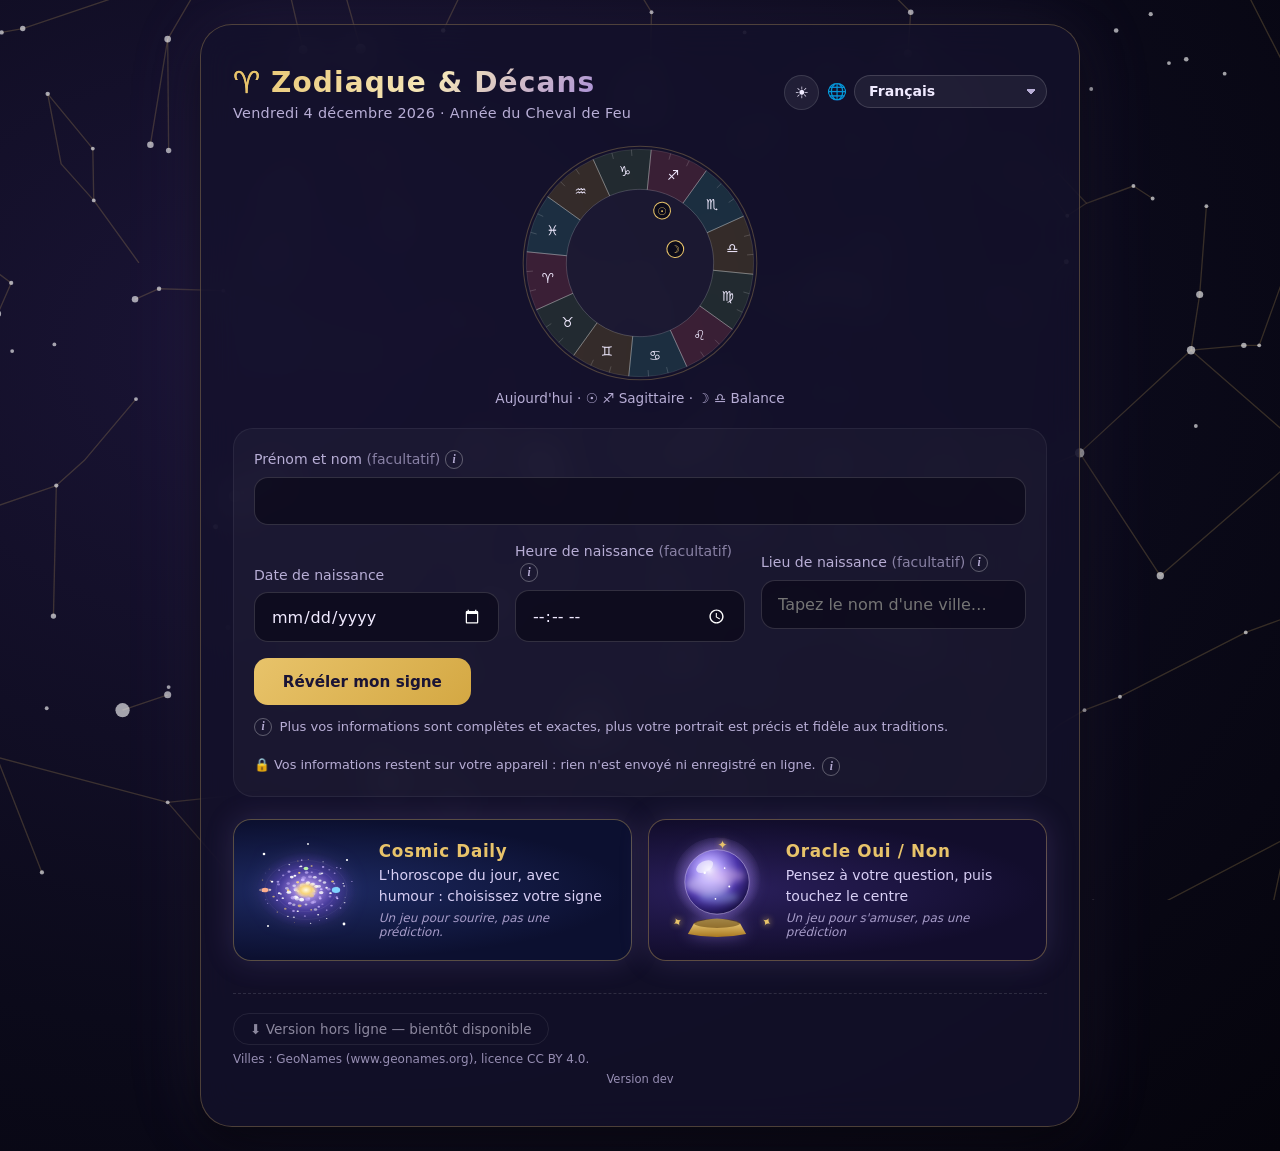
<file: ZODIAC.html>
<!DOCTYPE html>
<html lang="fr">
<head>
<meta charset="UTF-8">
<meta name="viewport" content="width=device-width, initial-scale=1.0">
<title>Zodiaque & Décans · Cosmic Interface</title>
<!-- Export en image : copie locale de html2canvas (fonctionne sans internet) -->
<script src="html2canvas.min.js"></script>
<link rel="stylesheet" href="zodiac.css">
<link rel="stylesheet" href="zodiac-portrait.css">
<!-- Mode clair appliqué avant l'affichage, pour éviter un éclair sombre au chargement -->
<script>try { if (localStorage.getItem('zodiac_theme') === 'light') document.documentElement.dataset.theme = 'light'; } catch (e) {}</script>
</head>
<body>
<div id="skyBg" class="sky-bg-layer" aria-hidden="true"></div>

<div class="app">
  <header class="header">
    <div class="brand">
      <h1><span class="sym" aria-hidden="true">♈&#xFE0E;</span><span id="appTitle">Zodiaque & Décans</span></h1>
      <p class="today" id="today"></p>
    </div>
    <div class="header-tools">
    <button type="button" class="theme-btn" id="themeBtn" aria-pressed="false"><span aria-hidden="true" id="themeIcon">☀</span></button>
    <div class="langs" id="langs">
      <span class="lang-globe" aria-hidden="true">🌐</span>
      <select id="langSelect" class="lang-select" aria-label="Language"></select>
    </div>
    </div>
  </header>

  <!-- Zone principale (repère pour les lecteurs d'écran) : roue, saisie et résultat -->
  <main class="app-main">
  <!-- Roue du zodiaque : tourne lentement à l'accueil, puis s'arrête sur le signe trouvé -->
  <figure class="wheel-wrap">
    <svg id="wheel" viewBox="-114 -114 228 228" role="img"></svg>
    <figcaption class="wheel-caption" id="wheelCaption"></figcaption>
  </figure>

  <div class="input-zone">
    <div class="field field-name">
      <div class="label-row"><label for="userName"><span id="labelName">Prénom et nom</span> <span class="opt">(facultatif)</span></label><span class="info-slot" id="infoSlotName"></span></div>
      <input type="text" id="userName" maxlength="40" autocomplete="name" spellcheck="false">
    </div>
    <div class="field">
      <label for="birthDate" id="labelBirthDate">Date de naissance</label>
      <input type="date" id="birthDate" required aria-describedby="errorMsg">
    </div>
    <div class="field field-time">
      <div class="label-row"><label for="birthTime"><span id="labelBirthTime">Heure de naissance</span> <span class="opt">(facultatif)</span></label><span class="info-slot" id="infoSlotTime"></span></div>
      <input type="time" id="birthTime">
    </div>
    <div class="field field-place">
      <div class="label-row"><label for="birthPlace"><span id="labelBirthPlace">Lieu de naissance</span> <span class="opt">(facultatif)</span></label><span class="info-slot" id="infoSlotPlace"></span></div>
      <div class="place-box">
        <input type="text" id="birthPlace" role="combobox" aria-autocomplete="list" aria-expanded="false" aria-controls="placeList" autocomplete="off" spellcheck="false">
        <button type="button" class="place-clear" id="placeClear" hidden>×</button>
        <ul class="place-list" id="placeList" role="listbox" hidden></ul>
      </div>
    </div>
    <button class="btn-reveal" id="btnReveal">Révéler mon signe</button>
    <p class="field-hint"><span class="field-hint-icon" aria-hidden="true">i</span> <span id="timePlaceHint"></span></p>
    <p class="privacy-line"><span aria-hidden="true">🔒</span> <span id="privacyLine"></span> <span class="info-slot" id="infoSlotPrivacy"></span></p>
  </div>
  <!-- Entrées de l'accueil (masquées quand un profil est affiché) : Cosmic Daily (zodiac-cosmic.js), Oracle (zodiac-oracle.js) -->
  <div class="home-entries">
    <button type="button" class="oracle-teaser home-teaser cosmic-teaser" id="cosmicOpen">
      <span class="cosmic-galaxy" data-galaxy aria-hidden="true"></span>
      <span class="ot-txt"><span class="ot-title" id="cosmicOpenLabel">Cosmic Daily</span><span class="ot-sub" id="cosmicOpenSub"></span><span class="ot-note" id="cosmicOpenNote"></span></span>
    </button>
    <button type="button" class="oracle-teaser home-teaser" id="oracleOpen" data-oracle-open>
      <span class="cb-teaser" data-crystal="home" data-orbit="3"></span>
      <span class="ot-txt"><span class="ot-title" id="oracleOpenLabel">Oracle Oui / Non</span><span class="ot-sub" id="oracleOpenSub"></span><span class="ot-note" id="oracleOpenNote"></span></span>
    </button>
  </div>
  <div id="errorMsg" class="error-msg hidden" role="alert"></div>
  <div class="history" id="history" hidden></div>

  <div id="result" class="result hidden" aria-live="polite"></div>
  </main>

  <footer class="app-foot">
    <button type="button" class="offline-btn" id="offlineBtn"><span aria-hidden="true">⬇</span> <span id="offlineLabel">Version hors ligne</span></button>
    <button type="button" class="support-btn" id="supportOpen" data-support-open hidden><span aria-hidden="true">☕</span> <span id="supportOpenLabel">Soutenir le projet</span></button>
    <p class="offline-hint" id="offlineHint"></p>
    <p class="app-credit" id="placesCredit"></p>
    <p class="app-version" id="appVersion"></p>
  </footer>
</div>

<!-- SEARCH OVERLAY -->
<div id="overlay" class="search-overlay hidden" aria-hidden="true">
  <div class="sky">
    <svg class="constellation" viewBox="0 0 200 200" id="constSvg" aria-hidden="true"></svg>
    <div class="crosshair" id="crosshair"><div class="dot"></div></div>
  </div>
  <p class="search-text" id="searchText"></p>
</div>

<!-- ORACLE OUI / NON (zodiac-oracle.js) -->
<div id="oracle" class="oracle-overlay hidden" role="dialog" aria-modal="true" aria-labelledby="oracleTitle" aria-describedby="oracleHint" aria-hidden="true">
  <h2 class="oracle-title" id="oracleTitle">Oracle Oui / Non</h2>
  <p class="oracle-hint" id="oracleHint"></p>
  <div class="oracle-wheel">
    <span class="oracle-ans" data-answer="yes" style="left:50%;top:16%"></span>
    <span class="oracle-ans" data-answer="maybe" style="left:81%;top:50%"></span>
    <span class="oracle-ans" data-answer="no" style="left:50%;top:84%"></span>
    <span class="oracle-ans" data-answer="soon" style="left:19%;top:50%"></span>
    <div class="oracle-arrow" id="oracleArrow" aria-hidden="true"></div>
    <button type="button" class="oracle-spin" id="oracleSpin"><span class="cb-center" data-crystal="center" data-orbit="4"></span></button>
  </div>
  <p class="oracle-result" id="oracleResult" aria-live="polite"></p>
  <p class="oracle-note" id="oracleNote"></p>
  <button type="button" class="oracle-article" id="oracleArticle" data-article-open="oracle">En savoir plus</button>
  <button type="button" class="oracle-close" id="oracleClose">Fermer</button>
</div>

<!-- CARTE DU CIEL AGRANDIE (zodiac-skyzoom.js) : zoom, déplacement, clavier -->
<div id="skyZoom" class="modal-overlay sky-zoom-overlay hidden" role="dialog" aria-modal="true" aria-labelledby="skyZoomTitle" aria-hidden="true">
  <div class="sky-zoom-card">
    <div class="sky-zoom-bar">
      <h2 class="sky-zoom-title" id="skyZoomTitle">Carte du ciel</h2>
      <div class="sky-zoom-tools">
        <button type="button" class="sky-zoom-btn" id="skyZoomOut" aria-label="Zoom arrière">−</button>
        <button type="button" class="sky-zoom-btn" id="skyZoomIn" aria-label="Zoom avant">+</button>
        <button type="button" class="sky-zoom-btn sky-zoom-reset" id="skyZoomReset">Recentrer</button>
        <button type="button" class="sky-zoom-btn" id="skyZoomClose" aria-label="Fermer">×</button>
      </div>
    </div>
    <div class="sky-zoom-view" id="skyZoomView" tabindex="0" role="group" aria-describedby="skyZoomHint"></div>
    <p class="sky-zoom-hint" id="skyZoomHint"></p>
  </div>
</div>

<!-- COSMIC DAILY depuis l'accueil, sans profil (zodiac-cosmic.js) -->
<div id="cosmicDialog" class="modal-overlay cosmic-overlay hidden" role="dialog" aria-modal="true" aria-hidden="true">
  <div class="modal cosmic-modal">
    <button type="button" class="modal-close" id="cosmicDlgClose" aria-label="Fermer">×</button>
    <div id="cosmicDlgBody"></div>
  </div>
</div>

<!-- ARTICLE « EN SAVOIR PLUS » (zodiac-articles.js) : ouvert depuis une bulle (i) ou depuis l'Oracle -->
<div id="article" class="modal-overlay article-overlay hidden" role="dialog" aria-modal="true" aria-labelledby="articleTitle" aria-hidden="true">
  <div class="modal article-card">
    <button type="button" class="modal-close article-x" id="articleClose" aria-label="Fermer">×</button>
    <h2 class="article-title" id="articleTitle" tabindex="-1"></h2>
    <div class="article-body" id="articleBody"></div>
    <button type="button" class="article-done" id="articleDone">Fermer</button>
  </div>
</div>

<!-- SOUTENIR LE PROJET (zodiac-support.js) -->
<div id="support" class="modal-overlay support-overlay hidden" role="dialog" aria-modal="true" aria-labelledby="supportTitle" aria-describedby="supportIntro" aria-hidden="true">
  <div class="modal support-card">
    <h2 class="support-title" id="supportTitle">Soutenir le projet</h2>
    <p class="support-intro" id="supportIntro"></p>
    <ul class="support-list" id="supportList"></ul>
    <button type="button" class="support-share" id="supportShare"><span aria-hidden="true">🔗</span> <span id="supportShareLabel">Partager l'appli</span></button>
    <p class="support-note" id="supportNote"></p>
    <button type="button" class="support-close" id="supportClose">Fermer</button>
  </div>
</div>

<!-- MODAL COMPATIBILITÉ -->
<div id="modalOverlay" class="modal-overlay hidden" role="dialog" aria-modal="true" aria-labelledby="modalTitle" aria-hidden="true">
  <div class="modal">
    <button class="modal-close" id="modalClose" aria-label="Close">×</button>
    <div class="modal-pair" id="modalPair"></div>
    <h3 id="modalTitle"></h3>
    <div class="modal-stars" id="modalStars"></div>
    <div class="modal-level" id="modalLevel"></div>
    <div class="modal-body" id="modalBody"></div>
  </div>
</div>

<!-- Ordre de chargement important : données → traductions → calculs → planètes → carte du ciel → observation → villes de naissance → thème natal → application -->
<script src="zodiac-data.js"></script>
<script src="zodiac-sky-data.js"></script>
<script src="zodiac-i18n.js"></script>
<script src="zodiac-i18n-fr.js"></script>
<script src="zodiac-i18n-en.js"></script>
<script src="zodiac-i18n-es.js"></script>
<script src="zodiac-i18n-zh.js"></script>
<script src="zodiac-i18n-ru.js"></script>
<script src="zodiac-i18n-de.js"></script>
<script src="zodiac-i18n-it.js"></script>
<script src="zodiac-i18n-ja.js"></script>
<script src="zodiac-i18n-ko.js"></script>
<script src="zodiac-i18n-pt.js"></script>
<script src="zodiac-i18n-tr.js"></script>
<script src="zodiac-i18n-ar.js"></script>
<script src="zodiac-i18n-hi.js"></script>
<script src="zodiac-i18n-th.js"></script>
<script src="zodiac-astro.js"></script>
<script src="zodiac-planets.js"></script>
<script src="zodiac-skymap.js"></script>
<script src="zodiac-observe.js"></script>
<script src="zodiac-places-data.js"></script>
<script src="zodiac-places.js"></script>
<script src="zodiac-natal.js"></script>
<script src="zodiac-transits.js"></script>
<script src="zodiac-calendar.js"></script>
<script src="zodiac-numerology.js"></script>
<script src="zodiac-tarot-art.js"></script>
<script src="zodiac-tarot-minors-art.js"></script>
<script src="zodiac-tarot.js"></script>
<script src="zodiac-spreads.js"></script>
<script src="zodiac-square.js"></script>
<script src="zodiac-portrait-data.js"></script>
<script src="zodiac-compat-data.js"></script>
<script src="zodiac-compat.js"></script>
<script src="zodiac-app.js"></script>
<script src="zodiac-articles-data.js"></script>
<script src="zodiac-articles.js"></script>
<script src="zodiac-oracle.js"></script>
<script src="zodiac-support.js"></script>
<script src="zodiac-cosmic-ui.js"></script>
<script src="zodiac-cosmic-fr.js"></script>
<script src="zodiac-cosmic-en.js"></script>
<script src="zodiac-cosmic-es.js"></script>
<script src="zodiac-cosmic-pt.js"></script>
<script src="zodiac-cosmic-it.js"></script>
<script src="zodiac-cosmic-de.js"></script>
<script src="zodiac-cosmic-tr.js"></script>
<script src="zodiac-cosmic-ru.js"></script>
<script src="zodiac-cosmic-ar.js"></script>
<script src="zodiac-cosmic-hi.js"></script>
<script src="zodiac-cosmic-th.js"></script>
<script src="zodiac-cosmic-zh.js"></script>
<script src="zodiac-cosmic-ja.js"></script>
<script src="zodiac-cosmic-ko.js"></script>
<script src="zodiac-cosmic.js"></script>
<script src="zodiac-skyzoom.js"></script>
<script src="zodiac-tarot-themes-ui.js"></script>
<script src="zodiac-tarot-themes-fr.js"></script>
<script src="zodiac-tarot-themes-en.js"></script>
<script src="zodiac-tarot-themes-es.js"></script>
<script src="zodiac-tarot-themes-pt.js"></script>
<script src="zodiac-tarot-themes-it.js"></script>
<script src="zodiac-tarot-themes-de.js"></script>
<script src="zodiac-tarot-themes-tr.js"></script>
<script src="zodiac-tarot-themes-ru.js"></script>
<script src="zodiac-tarot-themes-ar.js"></script>
<script src="zodiac-tarot-themes-hi.js"></script>
<script src="zodiac-tarot-themes-th.js"></script>
<script src="zodiac-tarot-themes-zh.js"></script>
<script src="zodiac-tarot-themes-ja.js"></script>
<script src="zodiac-tarot-themes-ko.js"></script>
<script src="zodiac-portrait.js"></script>
<script src="zodiac-portrait-tests.js"></script>

</body>
</html>
</file>
<file: zodiac.css>
/* Zodiaque & Décans — feuille de style */
* { margin:0; padding:0; box-sizing:border-box; font-family:'Segoe UI',system-ui,sans-serif; }
:root{
  --bg-deep:#0b0a1a; --bg-card:rgba(20,18,45,.75);
  /* Couleurs dépendant du mode (sombre par défaut ; mode clair plus bas) */
  --page-bg:radial-gradient(ellipse at 20% 30%,#1a1435 0%,#0b0a1a 60%,#05040c 100%); --html-bg:#05040c;
  --ov-03:rgba(255,255,255,.03); --ov-04:rgba(255,255,255,.04); --ov-05:rgba(255,255,255,.05); --ov-06:rgba(255,255,255,.06);
  --ov-08:rgba(255,255,255,.08); --ov-12:rgba(255,255,255,.12); --ov-15:rgba(255,255,255,.15); --ov-30:rgba(255,255,255,.3);
  --pop-bg:#1b1738;
  --field-bg:rgba(10,8,25,.7); --scheme:dark; --option-bg:#1a1435; --on-gold:#1a1435; --on-purple:#0b0a1a; --purple-ink:#c4b0f0; --h1-mid:#f5e6b8;
  --modal-bg:linear-gradient(160deg,#1a1435,#0f0c24); --toast-bg:rgba(20,18,45,.95); --export-bg:#0b0a1a;
  --gold-bright:#e8c36a; --stars-opacity:.7; --stars2-opacity:.4;
  --skybg-line:rgba(232,195,106,.2); --skybg-star:rgba(255,255,255,.62);
  --star-5:#f8d677; --star-5-glow:0 0 8px rgba(248,214,119,.7); --star-4:#e8c269; --star-4-glow:0 0 5px rgba(232,194,105,.4);
  --star-3:#c1a057; --star-2:#957e50; --star-1:#71634b;
  --gold:#e8c36a; --purple:#9b7ede;
  --text:#f0eaff; --muted:#b8aed6;
  --glow:rgba(232,195,106,.25);
  --red:#ff5470; --green:#7de6a0;
  --transition-theme: .8s ease;
}
/* ---------- Mode clair ----------
   Mêmes variables, valeurs claires. --gold et --purple sont recalculés en JS (paintTheme) : couleur du signe
   assombrie pour rester lisible sur fond clair. La carte du ciel et l'animation de recherche restent nocturnes. */
:root[data-theme="light"]{
  --bg-deep:#f4f1fb; --bg-card:rgba(255,255,255,.82); --text:#1d1640; --muted:#5b5180;
  --red:#c8203f; --green:#1d8a4b;
  --page-bg:radial-gradient(ellipse at 20% 30%,#ffffff 0%,#f1edfb 55%,#e2d9f4 100%); --html-bg:#e2d9f4;
  --ov-03:rgba(40,28,90,.035); --ov-04:rgba(40,28,90,.045); --ov-05:rgba(40,28,90,.06); --ov-06:rgba(40,28,90,.08);
  --ov-08:rgba(40,28,90,.11); --ov-12:rgba(40,28,90,.14); --ov-15:rgba(40,28,90,.2); --ov-30:rgba(40,28,90,.3);
  --pop-bg:#ffffff;
  --field-bg:#ffffff; --scheme:light; --option-bg:#ffffff; --on-gold:#ffffff; --on-purple:#ffffff; --purple-ink:#5a3fa8; --h1-mid:#b08a2e;
  --modal-bg:linear-gradient(160deg,#ffffff,#f1edfb); --toast-bg:rgba(255,255,255,.97); --export-bg:#f4f1fb;
  --stars-opacity:.35; --stars2-opacity:.2;
  --skybg-line:rgba(91,81,128,.2); --skybg-star:rgba(59,51,102,.38);
  --star-5:#b8860b; --star-5-glow:none; --star-4:#c49a3a; --star-4-glow:none;
  --star-3:#c9ae72; --star-2:#d6c6a0; --star-1:#e3d9c2;
}

/* Fond sous la page : évite un éclair blanc lors du défilement élastique sur mobile */
html{ background:var(--html-bg); }
body{
  min-height:100vh;
  background:var(--page-bg);
  display:flex; align-items:center; justify-content:center;
  padding:1.5rem; overflow-x:hidden; position:relative;
}
body::before, body::after{
  content:''; position:fixed; inset:0; pointer-events:none; z-index:0;
  background-image:
    radial-gradient(2px 2px at 10% 20%,#fff,transparent),
    radial-gradient(1.5px 1.5px at 25% 70%,var(--gold),transparent),
    radial-gradient(2px 2px at 40% 40%,#fff,transparent),
    radial-gradient(1px 1px at 55% 85%,var(--purple),transparent),
    radial-gradient(2.5px 2.5px at 70% 15%,#fff,transparent),
    radial-gradient(1.5px 1.5px at 85% 60%,var(--gold),transparent),
    radial-gradient(1px 1px at 95% 30%,#fff,transparent),
    radial-gradient(1.5px 1.5px at 15% 90%,var(--purple),transparent);
  background-size:250px 250px;
  animation:starDrift 120s linear infinite; opacity:var(--stars-opacity);
  transition:background-image var(--transition-theme);
}
body::after{ background-size:400px 400px; animation-duration:200s; animation-direction:reverse; opacity:var(--stars2-opacity); }
@keyframes starDrift{ from{background-position:0 0} to{background-position:500px 500px} }
/* Fond : la vraie carte du ciel (skyBackground, zodiac-app.js), à la place des étoiles décoratives */
body.has-skybg::before, body.has-skybg::after{ display:none; }
.sky-bg-layer{ position:fixed; inset:0; z-index:1; pointer-events:none; overflow:hidden; }
.sky-bg-layer svg{ position:absolute; left:50%; top:50%; width:150vmax; height:150vmax; transform:translate(-50%, -50%); }
.skybg-dome{ fill:none; stroke:var(--skybg-line); stroke-width:.15; }
.skybg-lines path{ fill:none; stroke:var(--skybg-line); stroke-width:.14; stroke-linejoin:round; }
.skybg-stars circle{ fill:var(--skybg-star); }

.app{
  position:relative; z-index:2; width:100%; max-width:880px;
  background:var(--bg-card); backdrop-filter:blur(18px); -webkit-backdrop-filter:blur(18px);
  border:1px solid var(--glow); border-radius:32px; padding:2.5rem 2rem;
  box-shadow:0 20px 40px rgba(0,0,0,.5), 0 0 80px rgba(155,126,222,.12);
  animation:fadeUp .8s cubic-bezier(.2,.8,.3,1);
  transition:border-color var(--transition-theme), box-shadow var(--transition-theme), max-width .5s ease;
}
@keyframes fadeUp{ from{opacity:0; transform:translateY(30px)} to{opacity:1; transform:translateY(0)} }

/* HEADER */
.header{ display:flex; flex-wrap:wrap; align-items:center; justify-content:space-between; gap:1rem; margin-bottom:1.8rem; }
.header h1{
  font-size:1.75rem; font-weight:600; letter-spacing:.04em;
  background:linear-gradient(135deg,var(--gold),var(--h1-mid),var(--purple));
  -webkit-background-clip:text; background-clip:text; color:transparent;
  display:flex; align-items:center; gap:.6rem;
  transition:background var(--transition-theme);
}
.sym, .sign-icon, .aff-sym, .modal-pair, .ruler-tag{ font-variant-emoji:text; }
.header h1 .sym{
  font-size:1.9rem; color:var(--gold); -webkit-text-fill-color:var(--gold);
  animation:spinSlow 20s linear infinite; display:inline-block;
  transition:color var(--transition-theme);
}
@keyframes spinSlow{ to{transform:rotate(360deg)} }

.langs{ display:flex; align-items:center; gap:.4rem; position:relative; }
.lang-globe{ font-size:1rem; opacity:.85; }
.lang-select{
  background:var(--ov-06); border:1px solid var(--ov-15); color:var(--text); border-radius:999px;
  padding:.45rem 2rem .45rem .9rem; font-size:.88rem; font-weight:600; cursor:pointer; color-scheme:var(--scheme);
  appearance:none; -webkit-appearance:none;
  background-image:linear-gradient(45deg, transparent 50%, var(--muted) 50%), linear-gradient(135deg, var(--muted) 50%, transparent 50%);
  background-position:calc(100% - 15px) 52%, calc(100% - 10px) 52%; background-size:5px 5px, 5px 5px; background-repeat:no-repeat;
}
[dir="rtl"] .lang-select{ padding:.45rem .9rem .45rem 2rem; background-position:15px 52%, 10px 52%; }
.lang-select:hover{ border-color:var(--gold); }
.lang-select:focus-visible{ outline:2px solid var(--gold); outline-offset:2px; }
.lang-btn{
  background:var(--ov-06); border:1px solid var(--ov-12);
  color:var(--muted); padding:.4rem .75rem; border-radius:999px;
  font-size:.8rem; font-weight:500; cursor:pointer;
  transition:all .25s ease;
}
.lang-btn:hover{ background:rgba(232,195,106,.15); color:var(--text); border-color:var(--gold); }
.lang-btn.active{ background:var(--gold); color:var(--on-gold); border-color:var(--gold); font-weight:700; box-shadow:0 0 18px rgba(232,195,106,.4); }
.lang-btn:focus-visible, .btn-reveal:focus-visible, .btn-secondary:focus-visible, .aff-item:focus-visible{
  outline:2px solid var(--gold); outline-offset:3px;
}

/* INPUT */
.input-zone{
  display:flex; flex-wrap:wrap; gap:1rem; align-items:flex-end;
  padding:1.25rem; margin-bottom:1rem;
  background:var(--ov-03); border-radius:20px;
  border:1px solid var(--ov-06);
}
.field{ display:flex; flex-direction:column; gap:.45rem; flex:1 1 220px; min-width:0; }
.field-time{ flex:0 1 230px; }
.field-name{ flex:1 1 100%; }
/* Libellés sur plusieurs lignes si besoin (langues aux mots longs) ; les champs restent alignés en bas */
.input-zone label{ font-size:.88rem; color:var(--muted); font-weight:500; white-space:normal; line-height:1.3; }
.field{ justify-content:flex-end; }
.input-zone .opt{ font-weight:400; opacity:.7; }
.input-zone select{
  width:100%; background:var(--field-bg); border:1px solid var(--ov-15); border-radius:14px;
  padding:.85rem 1rem; color:var(--text); font-size:1rem; outline:none; color-scheme:var(--scheme);
}
.input-zone select:focus{ border-color:var(--gold); box-shadow:0 0 0 3px rgba(232,195,106,.15); }
.field-place{ flex:1 1 240px; }
/* Champ de recherche de ville et suggestions */
.place-box{ position:relative; }
.place-box input{ width:100%; padding-inline-end:2.4rem; }
.place-clear{
  position:absolute; inset-inline-end:.45rem; top:50%; transform:translateY(-50%); width:1.8rem; height:1.8rem;
  border:none; border-radius:50%; background:transparent; color:var(--muted); font-size:1.2rem; line-height:1; cursor:pointer;
}
.place-clear:hover{ color:var(--text); background:var(--ov-08); }
.place-clear:focus-visible{ outline:2px solid var(--gold); outline-offset:1px; }
.place-list{
  position:absolute; inset-inline:0; top:calc(100% + 4px); z-index:60; list-style:none; max-height:330px; overflow-y:auto;
  background:var(--pop-bg); border:1px solid var(--ov-15); border-radius:14px; box-shadow:0 14px 34px rgba(0,0,0,.35); padding:.3rem;
}
.place-list[hidden]{ display:none; }
.place-list li{ display:flex; justify-content:space-between; align-items:baseline; gap:.8rem; padding:.55rem .75rem; border-radius:10px; cursor:pointer; }
.place-list li[aria-selected="true"]{ background:var(--ov-08); box-shadow:inset 3px 0 0 var(--gold); }
.place-list li:hover{ background:var(--ov-06); }
.po-name{ color:var(--text); font-size:.95rem; }
.po-alt{ color:var(--muted); font-size:.85rem; }
.po-meta{ color:var(--muted); font-size:.8rem; text-align:end; flex:none; max-width:55%; }
.po-empty{ color:var(--muted); font-size:.88rem; cursor:default; }
@media (max-width:640px){
  .place-list li{ flex-direction:column; align-items:flex-start; gap:.1rem; }
  .po-meta{ text-align:start; max-width:none; }
}
.range-warn{ margin:.5rem 0 0; padding:.55rem .8rem; border-radius:10px; font-size:.85rem; color:var(--text);
  background:rgba(255,167,87,.12); border:1px solid rgba(255,167,87,.4); }
/* Changement d'heure le jour de naissance (dstNoticeHtml, zodiac-app.js) : message, et choix pour une heure vécue deux fois */
.dst-note{ margin:.5rem 0 0; max-width:40rem; padding:.6rem .85rem; border-radius:10px; font-size:.85rem; line-height:1.5;
  color:var(--text); text-align:start; background:rgba(255,167,87,.12); border:1px solid rgba(255,167,87,.4); }
.dst-note p{ margin:0; }
#pairDst .dst-note{ margin:.8rem 0 0; max-width:none; }   /* deuxième personne de la compatibilité */
.dst-choice{ display:flex; flex-wrap:wrap; gap:.4rem .9rem; margin-top:.5rem; }
.dst-option{ display:inline-flex; align-items:center; gap:.4rem; cursor:pointer; padding:.25rem .1rem; }
.dst-option input{ accent-color:var(--gold); width:1.05rem; height:1.05rem; margin:0; }
.dst-option input:focus-visible{ outline:2px solid var(--gold); outline-offset:2px; }
.compat-form .field-place{ flex:1 1 220px; }
/* Observer le ciel cette nuit */
.night-card{ margin-top:1.1rem; }
.night-card h4{ font-size:.75rem; text-transform:uppercase; letter-spacing:.12em; color:var(--gold); margin:1rem 0 .5rem; }
.night-grid{ display:grid; grid-template-columns:repeat(auto-fit, minmax(170px, 1fr)); gap:.8rem; }
.night-item{ display:flex; flex-direction:column; gap:.2rem; }
.night-label{ font-size:.72rem; color:var(--muted); text-transform:uppercase; letter-spacing:.08em; }
.night-value{ color:var(--text); font-weight:600; font-size:.95rem; font-variant-emoji:text; }
.night-msg, .night-best{ color:var(--text); font-size:.9rem; margin-top:.6rem; }
.night-planets{ list-style:none; display:grid; gap:.4rem; color:var(--text); font-size:.92rem; }
.ecl-safety{ margin-top:.6rem; padding:.5rem .7rem; border-radius:10px; font-size:.82rem; color:var(--text);
  background:rgba(255,167,87,.12); border:1px solid rgba(255,167,87,.4); }
/* Synastrie */
.syn{ margin-top:1.2rem; padding-top:1rem; border-top:1px dashed rgba(255,255,255,.1); }
.syn h4{ font-size:.75rem; text-transform:uppercase; letter-spacing:.12em; color:var(--gold); margin-bottom:.4rem; }
.syn-balance{ color:var(--text); font-weight:600; margin-bottom:.8rem; }
.syn-cols{ display:grid; grid-template-columns:1fr 1fr; gap:1rem; }
.syn-col{ background:rgba(255,255,255,.03); border-radius:14px; padding:.8rem 1rem; }
.syn-col h5{ font-size:.72rem; text-transform:uppercase; letter-spacing:.1em; margin-bottom:.6rem; }
.syn-col.good h5{ color:var(--green); } .syn-col.bad h5{ color:var(--red); }
.syn-col ul{ list-style:none; display:grid; gap:.6rem; }
.syn-pair{ color:var(--text); font-size:.9rem; line-height:1.5; }
.syn-pair .sub{ color:var(--muted); font-size:.78rem; }
.syn-asp{ color:var(--gold); white-space:nowrap; }
.syn-col p{ color:var(--muted); font-size:.82rem; margin-top:.15rem; }
@media (max-width:640px){ .syn-cols{ grid-template-columns:1fr; } }
/* Roue du thème interactive */
.natal-wheel{ flex-direction:column; align-items:center; }
.wheel-hint{ color:var(--muted); font-size:.78rem; text-align:center; margin-top:.4rem; max-width:320px; }
.nw-hit{ cursor:pointer; outline:none; }
.nw-hitzone{ fill:transparent; }
.nw-hitline{ stroke:transparent; stroke-width:7; }
.nw-hit:hover .ws, .nw-hit:focus-visible .ws{ filter:brightness(1.5); }
.nw-hit:hover .nw-planet, .nw-hit:focus-visible .nw-planet, .nw-pl.nw-on .nw-planet,
.nw-hit:hover .nw-num, .nw-hit:focus-visible .nw-num, .nw-hit:hover .nw-axis-lab, .nw-hit:focus-visible .nw-axis-lab{ filter:drop-shadow(0 0 3px var(--gold)); font-weight:700; }
.nw-hit:focus-visible .nw-hitzone{ stroke:var(--gold); stroke-width:1; }
.nw-asp-g:hover .nw-asp, .nw-asp-g.nw-on .nw-asp{ stroke-width:1.8; opacity:1; }
.natal-svg.nw-focusing .nw-asp-g:not(.nw-on){ opacity:.12; }
/* Numérologie */
.numbers{ display:grid; gap:1.1rem; }
.num-card h3{ margin-bottom:.8rem; }
.num-grid{ display:grid; grid-template-columns:repeat(auto-fit, minmax(230px, 1fr)); gap:1rem; }
.num-item{ display:flex; flex-direction:column; gap:.5rem; }
.num-head{ display:flex; align-items:center; gap:.9rem; }
.num-value{ flex:none; display:inline-flex; align-items:center; justify-content:center; width:3.2rem; height:3.2rem; border-radius:50%;
  font-size:1.6rem; font-weight:700; color:var(--gold); border:2px solid var(--gold); box-shadow:0 0 18px var(--glow); }
.num-value.small{ width:2.4rem; height:2.4rem; font-size:1.15rem; border-width:1.5px; }
.num-label{ color:var(--text); font-weight:700; font-size:1rem; }
.num-desc{ color:var(--muted); font-size:.82rem; }
.num-master{ align-self:flex-start; font-size:.72rem; text-transform:uppercase; letter-spacing:.08em; color:#c4b0f0;
  background:rgba(155,126,222,.15); border:1px solid rgba(155,126,222,.35); border-radius:999px; padding:.2rem .7rem; }
.num-text{ color:var(--muted); font-size:.9rem; line-height:1.55; }
.num-cycles{ display:grid; grid-template-columns:repeat(3, 1fr); gap:1rem; margin-top:.4rem; }
.num-cycle{ display:flex; gap:.7rem; align-items:flex-start; }
.num-missing{ color:var(--text); font-size:.9rem; }
@media (max-width:640px){
  .num-cycles{ grid-template-columns:1fr; }
}
.app-credit{ flex:1 1 100%; color:var(--muted); font-size:.75rem; opacity:.8; }
.input-zone input[type=date], .input-zone input[type=time], .input-zone input[type=text]{
  width:100%; background:var(--field-bg);
  border:1px solid var(--ov-15); border-radius:14px;
  padding:.85rem 1rem; color:var(--text); font-size:1rem;
  outline:none; transition:border .3s, box-shadow .3s; color-scheme:var(--scheme);
}
.input-zone input:focus{ border-color:var(--gold); box-shadow:0 0 0 3px rgba(232,195,106,.15); }
.input-zone input.error{ border-color:var(--red); box-shadow:0 0 0 3px rgba(255,84,112,.15); }
.btn-reveal{
  background:linear-gradient(135deg,var(--gold),#d4a843); color:var(--on-gold);
  border:none; padding:.9rem 1.8rem; border-radius:14px;
  font-weight:700; font-size:.95rem; cursor:pointer;
  transition:transform .2s, box-shadow .3s, background var(--transition-theme);
  white-space:nowrap;
}
.btn-reveal:hover{ transform:translateY(-2px); box-shadow:0 12px 28px rgba(232,195,106,.35); }
.btn-reveal:active{ transform:translateY(0); }
.btn-reveal:disabled{ opacity:.5; cursor:wait; }

.error-msg{
  color:var(--red); font-size:.85rem; padding:.5rem 1rem;
  background:rgba(255,84,112,.1); border-radius:10px;
  border:1px solid rgba(255,84,112,.25); margin-bottom:1rem;
  animation:fadeIn .3s ease;
}
.error-msg.hidden{ display:none; }

/* ACTIONS SUR RÉSULTAT */
.result-actions{
  display:flex; gap:.6rem; flex-wrap:wrap; margin-bottom:1rem;
  animation:fadeIn .4s ease;
}
.btn-secondary{
  background:var(--ov-05); border:1px solid var(--ov-15);
  color:var(--text); padding:.6rem 1.1rem; border-radius:12px;
  font-size:.85rem; font-weight:500; cursor:pointer;
  transition:all .25s ease;
  display:inline-flex; align-items:center; gap:.4rem;
}
.btn-secondary:hover{ background:rgba(232,195,106,.15); border-color:var(--gold); transform:translateY(-1px); }
.btn-secondary:disabled{ opacity:.6; cursor:wait; }

/* SEARCH OVERLAY */
.search-overlay{
  position:fixed; inset:0; z-index:100;
  background:radial-gradient(ellipse at center,#0d0a24 0%,#04030a 100%);
  display:flex; flex-direction:column; align-items:center; justify-content:center;
  gap:2rem; transition:opacity .4s ease;
}
.search-overlay.hidden{ display:none; }
.search-overlay.fade-out{ opacity:0; }

.sky{
  position:relative; width:320px; height:320px;
  border-radius:50%;
  background:radial-gradient(circle,rgba(155,126,222,.08) 0%,transparent 70%);
  box-shadow:0 0 60px rgba(155,126,222,.15);
}
.sky::before, .sky::after{
  content:''; position:absolute; border-radius:50%;
  border:1px solid rgba(232,195,106,.15); pointer-events:none;
}
.sky::before{ inset:10%; animation:spinSlow 30s linear infinite; }
.sky::after{ inset:25%; border-color:rgba(155,126,222,.2); animation:spinSlow 20s linear infinite reverse; }

.crosshair{
  position:absolute; left:50%; top:50%;
  width:44px; height:44px; transform:translate(-50%,-50%);
  pointer-events:none; z-index:5;
}
.crosshair::before, .crosshair::after{
  content:''; position:absolute; background:var(--gold-bright);
  box-shadow:0 0 8px var(--gold-bright);
}
.crosshair::before{ left:50%; top:0; width:1px; height:100%; transform:translateX(-50%); }
.crosshair::after{ top:50%; left:0; height:1px; width:100%; transform:translateY(-50%); }
.crosshair .dot{
  position:absolute; left:50%; top:50%; width:6px; height:6px;
  background:var(--gold-bright); border-radius:50%; transform:translate(-50%,-50%);
  box-shadow:0 0 12px var(--gold-bright);
}

.constellation{ position:absolute; inset:0; width:100%; height:100%; }
.const-star{ fill:#fff; opacity:0; animation:starFade .4s ease-out forwards; filter:drop-shadow(0 0 4px var(--gold-bright)); }
@keyframes starFade{ to{opacity:1} }
.const-line{
  stroke:var(--gold-bright); stroke-width:1.6; fill:none;
  stroke-dasharray:100; stroke-dashoffset:100;
  animation:drawLine .55s ease-out forwards;
  filter:drop-shadow(0 0 3px var(--gold-bright));
}
@keyframes drawLine{ to{stroke-dashoffset:0} }

.search-text{
  color:var(--gold-bright); font-size:1rem; letter-spacing:.15em;
  text-transform:uppercase; font-weight:500;
  animation:pulseText 1.4s ease-in-out infinite;
}
@keyframes pulseText{ 0%,100%{opacity:.5} 50%{opacity:1} }

/* ORACLE OUI / NON (zodiac-oracle.js) — même ambiance que l'écran de recherche, dans les deux thèmes */
.home-entries{ display:grid; grid-template-columns:repeat(2, minmax(0, 1fr)); gap:1rem; max-width:920px; margin:1.4rem auto 0; }
.app.has-result .home-entries{ display:none; }   /* profil affiché : Cosmic Daily et l'Oracle sont dans les onglets, pas de doublon */
.home-teaser{ max-width:none; margin:0; }
@media (max-width:700px){ .home-entries{ grid-template-columns:1fr; } }
.oracle-more{ text-align:center; margin:1.4rem 0 .4rem; }
.oracle-overlay{
  position:fixed; inset:0; z-index:150; overflow-y:auto;
  background:radial-gradient(ellipse at center,#0d0a24 0%,#04030a 100%); color:#f0eaff;
  display:flex; flex-direction:column; align-items:center; justify-content:center; gap:1.1rem;
  padding:calc(1.5rem + env(safe-area-inset-top, 0px)) 1rem calc(1.5rem + env(safe-area-inset-bottom, 0px));
  text-align:center; animation:fadeIn .4s ease;
}
.oracle-overlay.hidden{ display:none; }
.oracle-title{ color:var(--gold-bright); font-size:1.05rem; letter-spacing:.15em; text-transform:uppercase; font-weight:600; margin:0; }
.oracle-hint{ color:#cfc6ea; font-size:.9rem; margin:0; max-width:30rem; min-height:1.4em; }
.oracle-wheel{
  position:relative; width:min(88vw, 330px); aspect-ratio:1; flex:none; border-radius:50%;
  background:radial-gradient(circle,rgba(155,126,222,.12) 0%,transparent 70%);
  box-shadow:0 0 60px rgba(155,126,222,.18), inset 0 0 0 1px rgba(232,195,106,.25);
}
.oracle-wheel::before, .oracle-wheel::after{ content:''; position:absolute; border-radius:50%; pointer-events:none; }
.oracle-wheel::before{ inset:18%; border:1px dashed rgba(232,195,106,.18); animation:spinSlow 40s linear infinite; }
.oracle-wheel::after{ inset:32%; border:1px solid rgba(155,126,222,.25); animation:spinSlow 26s linear infinite reverse; }
.oracle-ans{
  position:absolute; transform:translate(-50%,-50%); white-space:nowrap;
  color:#b8aed6; font-size:.95rem; font-weight:600; letter-spacing:.04em; z-index:1;
  transition:color .4s ease, text-shadow .4s ease, transform .4s ease;
}
.oracle-ans.on{ color:var(--gold-bright); text-shadow:0 0 12px var(--gold-bright), 0 0 24px var(--gold-bright); transform:translate(-50%,-50%) scale(1.12); }
@media (max-width:480px){ .oracle-ans{ font-size:.85rem; } }
/* Flèche lumineuse qui fait le tour du cercle : un calque de la taille du cercle tourne sur lui-même,
   la pointe (en haut du calque) longe le bord et montre la réponse vers l'intérieur */
.oracle-arrow{ position:absolute; inset:0; transform:rotate(0deg); pointer-events:none; }
.oracle-arrow::before{
  content:''; position:absolute; left:50%; top:1.5%; transform:translateX(-50%);
  border-left:10px solid transparent; border-right:10px solid transparent; border-top:16px solid var(--gold-bright);
  filter:drop-shadow(0 0 6px var(--gold-bright));
}
.oracle-arrow.spinning::before{ animation:oracleGlow .3s ease-in-out infinite alternate; }
@keyframes oracleGlow{ from{ opacity:.55; filter:drop-shadow(0 0 3px var(--gold-bright)) } to{ opacity:1; filter:drop-shadow(0 0 12px var(--gold-bright)) drop-shadow(0 0 22px var(--gold-bright)) } }
.oracle-spin{
  position:absolute; left:50%; top:50%; transform:translate(-50%,-50%); z-index:2;
  width:34%; aspect-ratio:1; border-radius:50%; cursor:pointer; padding:0;
  border:0; background:transparent; color:var(--gold-bright);
}
.oracle-spin:hover .crystal-ball{ filter:drop-shadow(0 0 14px rgba(196,170,255,.75)); }
.oracle-spin:focus-visible{ outline:2px solid var(--gold-bright); outline-offset:4px; }
.oracle-result{ color:var(--gold-bright); font-size:1.6rem; font-weight:700; letter-spacing:.12em; text-transform:uppercase; min-height:1.3em; margin:0; }
.oracle-result:not(:empty){ animation:fadeIn .5s ease; }
.oracle-note{ color:#9d93c0; font-size:.78rem; font-style:italic; margin:0; }
.oracle-close{
  background:transparent; border:1px solid rgba(232,195,106,.35); color:var(--gold-bright); cursor:pointer;
  border-radius:999px; padding:.45rem 1.4rem; font:inherit; font-size:.85rem;
}
.oracle-close:hover{ border-color:var(--gold-bright); }
.oracle-close:focus-visible{ outline:2px solid var(--gold-bright); outline-offset:3px; }
@media (prefers-reduced-motion: reduce){ .oracle-wheel::before, .oracle-wheel::after, .oracle-arrow.spinning::before{ animation:none; } }
/* Boule de cristal de l'Oracle (zodiac-oracle.js) : brume, halo, étincelles, étoiles en orbite */
.crystal-ball{ display:block; width:100%; height:auto; overflow:visible; filter:drop-shadow(0 0 8px rgba(155,126,230,.45)); transition:filter .4s ease; }
.cb-mist{ transform-box:fill-box; transform-origin:center; animation:cbMist 14s linear infinite; }
.cb-halo{ transform-box:fill-box; transform-origin:center; animation:cbHalo 3.2s ease-in-out infinite; }
.cb-spark{ animation:cbSpark 2.4s ease-in-out infinite; }
.cb-spark.s2{ animation-delay:.6s; } .cb-spark.s3{ animation-delay:1.2s; } .cb-spark.s4{ animation-delay:1.8s; }
@keyframes cbMist{ to{ transform:rotate(360deg); } }
@keyframes cbHalo{ 0%,100%{ opacity:.65; transform:scale(.96); } 50%{ opacity:1; transform:scale(1.04); } }
@keyframes cbSpark{ 0%,100%{ opacity:.15; } 50%{ opacity:1; } }
.cb-mini, .cb-center, .cb-teaser{ position:relative; display:inline-block; }
.cb-mini{ width:24px; height:26px; vertical-align:middle; margin-inline-end:.15rem; }
.cb-center{ width:100%; height:100%; }
.cb-teaser{ width:92px; flex:none; }
.cb-orbit{ position:absolute; inset:-14%; animation:cbOrbit 18s linear infinite; pointer-events:none; }
.cb-star{ position:absolute; left:50%; top:50%; color:var(--gold-bright); font-size:.75rem; line-height:1;
  transform:rotate(var(--a)) translateY(-62%) translateY(-1.2rem); text-shadow:0 0 6px var(--gold-bright); }
.cb-center .cb-orbit{ inset:-22%; }
.cb-center .cb-star{ font-size:.9rem; transform:rotate(var(--a)) translateY(-3.4rem); }
.cb-teaser .cb-star{ transform:rotate(var(--a)) translateY(-3.2rem); }
@keyframes cbOrbit{ to{ transform:rotate(360deg); } }
.oracle-overlay.is-spinning .cb-mist{ animation-duration:1.4s; }
.oracle-overlay.is-spinning .cb-halo{ animation-duration:.8s; }
.oracle-overlay.is-spinning .cb-orbit{ animation-duration:3s; }
.oracle-overlay.is-spinning .crystal-ball{ filter:drop-shadow(0 0 18px rgba(214,190,255,.9)); }
/* Carte d'invitation de l'onglet Tarot */
.oracle-more{ margin:1.6rem 0 .4rem; }
.oracle-teaser{ display:flex; align-items:center; gap:1.4rem; width:100%; max-width:560px; margin:0 auto; padding:1.2rem 1.4rem; cursor:pointer;
  text-align:start; border-radius:18px; border:1px solid rgba(232,195,106,.35); color:#f0eaff; font:inherit;
  background:radial-gradient(ellipse at 20% 50%, #2a1f5c 0%, #120d2c 70%); box-shadow:0 0 30px rgba(155,126,230,.18); }
.oracle-teaser:hover{ border-color:var(--gold-bright); box-shadow:0 0 36px rgba(155,126,230,.35); }
.oracle-teaser:focus-visible{ outline:2px solid var(--gold-bright); outline-offset:3px; }
.ot-txt{ display:flex; flex-direction:column; gap:.3rem; }
.ot-title{ font-weight:700; font-size:1.05rem; color:var(--gold-bright); letter-spacing:.04em; }
.ot-sub{ font-size:.88rem; color:#d8cff5; line-height:1.45; }
.ot-note{ font-size:.75rem; color:#a79cc9; font-style:italic; }
@media (prefers-reduced-motion: reduce){ .cb-mist, .cb-halo, .cb-spark, .cb-orbit{ animation:none !important; } }

/* SOUTENIR LE PROJET (zodiac-support.js) — fenêtre dans le style de la modale de compatibilité */
.support-btn{
  background:transparent; border:1px solid var(--gold); color:var(--gold); cursor:pointer;
  border-radius:999px; padding:.4rem 1rem; font:inherit; font-size:.85rem;
}
.support-btn:hover{ background:var(--ov-08); }
.support-btn:focus-visible, .support-link:focus-visible, .support-platform:focus-visible, .support-share:focus-visible, .support-close:focus-visible{ outline:2px solid var(--gold); outline-offset:3px; }
.support-line{ text-align:center; color:var(--muted); font-size:.9rem; margin:1.6rem 0 .2rem; }
.support-line[hidden], .support-btn[hidden], .support-link[hidden]{ display:none; }
.support-link{ background:none; border:0; padding:0 .2rem; color:var(--gold); font:inherit; font-weight:600; cursor:pointer; text-decoration:underline; text-underline-offset:3px; }
.support-card{ text-align:center; }
.support-title{ font-size:1.2rem; color:var(--text); margin:0 0 .6rem; }
.support-intro{ color:var(--text); font-size:.95rem; line-height:1.5; margin:0 0 1.1rem; }
.support-list{ list-style:none; margin:0 0 1rem; padding:0; display:grid; gap:.55rem; }
.support-platform{
  display:block; padding:.65rem 1rem; border-radius:14px; text-decoration:none; font-weight:600;
  color:var(--text); background:var(--ov-08); border:1px solid var(--ov-15);
}
.support-platform:hover{ border-color:var(--gold); color:var(--gold); }
.support-share{
  background:transparent; border:1px dashed var(--ov-30); color:var(--text); cursor:pointer;
  border-radius:14px; padding:.6rem 1rem; width:100%; font:inherit; font-size:.9rem;
}
.support-share:hover{ border-color:var(--gold); }
.support-note{ color:var(--muted); font-size:.78rem; margin:.9rem 0 1rem; }
.support-close{
  background:transparent; border:1px solid var(--ov-15); color:var(--text); cursor:pointer;
  border-radius:999px; padding:.45rem 1.4rem; font:inherit; font-size:.85rem;
}
.support-close:hover{ border-color:var(--gold); }

/* ARTICLE « EN SAVOIR PLUS » (zodiac-articles.js) : panneau de lecture, au-dessus de l'Oracle s'il est ouvert */
.modal-overlay.article-overlay{ z-index:210; }
.modal.article-card{
  max-width:42rem; max-height:calc(100vh - 2rem); max-height:calc(100dvh - 2rem); overflow-y:auto; overscroll-behavior:contain;
  padding:2rem 2.2rem 1.6rem; text-align:start;
}
.article-title{
  color:var(--gold); font-size:1.35rem; font-weight:600; line-height:1.3; margin:0 0 .4rem;
  padding-inline-end:2.6rem; padding-bottom:.9rem; border-bottom:1px solid var(--glow);
}
.article-title:focus{ outline:none; }
.modal.article-card .article-section h3{ text-align:start; color:var(--gold); font-size:1rem; font-weight:600; margin:1.5rem 0 .5rem; }
.article-section p{ color:var(--text); font-size:.95rem; line-height:1.72; margin:0 0 .7rem; }
.article-sources ul{ list-style:none; margin:0; padding:0; }
.article-sources li{
  color:var(--muted); font-size:.8rem; line-height:1.5; margin:.45rem 0;
  padding-inline-start:.75rem; border-inline-start:2px solid var(--ov-15);
}
.article-done{
  display:block; margin:1.6rem auto 0; background:transparent; border:1px solid var(--ov-15); color:var(--text);
  cursor:pointer; border-radius:999px; padding:.45rem 1.4rem; font:inherit; font-size:.85rem;
}
.article-done:hover{ border-color:var(--gold); }
.article-x:focus-visible, .article-done:focus-visible{ outline:2px solid var(--gold); outline-offset:3px; }
@media (max-width:560px){
  .modal-overlay.article-overlay{ padding:0; }
  .modal.article-card{
    max-height:100vh; max-height:100dvh; height:100%; border-radius:0; border:0;
    padding:calc(1.4rem + env(safe-area-inset-top, 0px)) 1.2rem calc(1.4rem + env(safe-area-inset-bottom, 0px));
  }
  .article-card .article-x{ top:calc(.9rem + env(safe-area-inset-top, 0px)); }
}
.oracle-article{
  background:none; border:0; padding:0; color:var(--gold-bright); font:inherit; font-size:.85rem; cursor:pointer;
  text-decoration:underline; text-underline-offset:3px;
}
.oracle-article:focus-visible{ outline:2px solid var(--gold-bright); outline-offset:3px; border-radius:4px; }

/* RESULT */
.result{ animation:fadeIn .6s ease forwards; }
.result.hidden{ display:none; }
@keyframes fadeIn{ from{opacity:0; transform:translateY(15px)} to{opacity:1; transform:translateY(0)} }

.card{
  background:var(--ov-04); border:1px solid var(--ov-08);
  border-radius:22px; padding:1.5rem 1.6rem; margin-bottom:1.1rem;
  position:relative; overflow:hidden;
  transition:border-color .3s, transform .3s;
}
.card:hover{ border-color:rgba(232,195,106,.3); transform:translateY(-2px); }
.card::before{
  content:''; position:absolute; top:0; left:0; width:100%; height:3px;
  background:linear-gradient(90deg,transparent,var(--gold),var(--purple),transparent);
  opacity:.6;
}
.card h3{
  font-size:.78rem; text-transform:uppercase; letter-spacing:.15em;
  color:var(--gold); font-weight:600; margin-bottom:1rem;
}

.sign-head{ display:flex; align-items:center; gap:1.2rem; margin-bottom:1rem; }

/* Titulaire du profil (affiché en tête de l'image exportée). Pas de texte en dégradé :
   html2canvas ne sait pas le rendre. */
.owner{ padding:0 .4rem 1rem; }
.owner-name{ font-size:1.6rem; font-weight:600; color:var(--text); line-height:1.25; overflow-wrap:anywhere; }
.owner-birth{ font-size:.9rem; color:var(--muted); margin-top:.2rem; }

.brand{ display:flex; flex-direction:column; gap:.3rem; min-width:0; }
.today{ color:var(--muted); font-size:.9rem; letter-spacing:.02em; }
.sign-icon{
  font-size:3.2rem; line-height:1; color:var(--gold);
  filter:drop-shadow(0 0 12px rgba(232,195,106,.4));
  animation:pulseGlow 3s ease-in-out infinite;
}
@keyframes pulseGlow{
  0%,100%{ filter:drop-shadow(0 0 12px rgba(232,195,106,.3)) }
  50%{ filter:drop-shadow(0 0 22px rgba(232,195,106,.7)) }
}
.sign-name{ font-size:1.9rem; font-weight:600; color:var(--text); line-height:1.2; }
.sign-meta{ font-size:.85rem; color:var(--gold); letter-spacing:.06em; text-transform:uppercase; margin-top:.2rem; }
.summary{ color:var(--muted); line-height:1.65; font-size:.98rem; }
.cusp-note{
  color:var(--text); font-size:.88rem; line-height:1.5;
  background:rgba(232,195,106,.08); border:1px solid rgba(232,195,106,.25);
  border-radius:12px; padding:.6rem .9rem; margin-bottom:1rem;
}

.info-grid{
  display:grid; grid-template-columns:repeat(auto-fit, minmax(140px,1fr));
  gap:.7rem; margin-top:1.2rem; padding-top:1.2rem;
  border-top:1px dashed var(--ov-08);
}
.info-item{ display:flex; flex-direction:column; gap:.25rem; }
.info-label{ font-size:.7rem; color:var(--muted); text-transform:uppercase; letter-spacing:.1em; }
.info-value{ color:var(--text); font-weight:600; font-size:.92rem; }
.info-value .swatch{
  display:inline-block; width:12px; height:12px; border-radius:50%;
  margin-inline-end:4px; vertical-align:middle; border:1px solid var(--ov-30);
}

.duo{ display:grid; grid-template-columns:1fr 1fr; gap:1.1rem; }
.duo-block{ background:var(--ov-03); border-radius:16px; padding:1rem 1.2rem; }
.duo-block h4{ font-size:.75rem; text-transform:uppercase; letter-spacing:.12em; margin-bottom:.7rem; }
.duo-block.strengths h4{ color:var(--green); }
.duo-block.weaknesses h4{ color:var(--red); }
.duo-block ul{ list-style:none; display:flex; flex-direction:column; gap:.4rem; }
.duo-block li{ color:var(--text); font-size:.9rem; display:flex; align-items:center; gap:.5rem; }
.duo-block.strengths li::before{ content:'▲'; color:var(--green); font-size:.65rem; }
.duo-block.weaknesses li::before{ content:'▼'; color:var(--red); font-size:.65rem; }

.duo-info{ display:grid; grid-template-columns:1fr 1fr; gap:1.1rem; }
.info-block{ padding:.4rem .2rem; }
.info-block .icon{ font-size:1.5rem; margin-bottom:.4rem; display:block; }
.info-block h4{ color:var(--gold); font-size:.75rem; letter-spacing:.12em; text-transform:uppercase; margin-bottom:.4rem; }
.info-block .text{ color:var(--muted); font-size:.9rem; line-height:1.55; }

.decan-badge{
  display:inline-flex; align-items:center; gap:.6rem;
  background:rgba(155,126,222,.15); border:1px solid rgba(155,126,222,.35);
  border-radius:999px; padding:.5rem 1.2rem;
  font-size:.9rem; font-weight:600; color:var(--purple-ink); margin-bottom:1rem;
}
/* Double fiche : occidental | chinois. Les 10 cartes sont dans une seule grille : sur grand écran,
   5 rangées × 2 colonnes (deux cartes d'une même rangée ont la même hauteur) ; sur petit écran,
   une colonne : les 5 cartes occidentales puis les 5 chinoises. */
.dual{ display:grid; gap:1.1rem; }
.dual > .card{ margin-bottom:0; }
@media (min-width:960px){
  .app.has-result{ max-width:1180px; }
  .dual{ grid-template-columns:1fr 1fr; grid-template-rows:repeat(5, auto); grid-auto-flow:column; }
}
/* Horoscope du jour (hors de l'image exportée) */
.sr-only{ position:absolute; width:1px; height:1px; padding:0; margin:-1px; overflow:hidden; clip:rect(0,0,0,0); white-space:nowrap; border:0; }
.sky-card{ margin-top:1.1rem; }
.sky-head{ display:flex; flex-wrap:wrap; align-items:center; justify-content:space-between; gap:.8rem 1rem; margin-bottom:.4rem; }
.sky-head h3{ margin-bottom:0; }
.sky-controls{ display:flex; flex-wrap:wrap; align-items:center; gap:.6rem; }
.sky-controls input[type=date]{
  background:var(--field-bg); border:1px solid var(--ov-15); border-radius:12px;
  padding:.5rem .8rem; color:var(--text); font-size:.9rem; color-scheme:var(--scheme); outline:none;
}
.sky-controls input[type=date]:focus{ border-color:var(--gold); }
.seg{ display:inline-flex; border:1px solid var(--ov-15); border-radius:12px; overflow:hidden; }
.seg button{ background:transparent; border:none; color:var(--muted); padding:.5rem .9rem; font-size:.85rem; cursor:pointer; }
.seg button[aria-pressed="true"]{ background:var(--gold); color:var(--on-gold); font-weight:700; }
.seg button:focus-visible, .sky-controls input:focus-visible{ outline:2px solid var(--gold); outline-offset:2px; }
.sky-sub{ color:var(--text); font-size:.95rem; margin-bottom:.4rem; }
.sky-grid{ display:grid; gap:1.4rem; }
@media (min-width:960px){ .sky-grid{ grid-template-columns:minmax(0,2fr) minmax(0,1fr); } }
.sky-card h4{ font-size:.75rem; text-transform:uppercase; letter-spacing:.12em; color:var(--gold); margin:1.1rem 0 .6rem; }
.transits{ list-style:none; display:flex; flex-direction:column; gap:.8rem; }
.transit{ display:flex; gap:.8rem; align-items:flex-start; }
.tr-sym{ font-size:1.3rem; color:var(--gold); width:1.6rem; text-align:center; flex:none; line-height:1.3; font-variant-emoji:text; }
.tr-head{ color:var(--text); font-size:.92rem; }
.tr-sign{ color:var(--gold); font-variant-emoji:text; }
.tr-aspect{ color:var(--muted); }
.tr-when{ color:var(--gold); font-size:.8rem; margin-inline-start:.3rem; }
.transit p{ color:var(--muted); font-size:.88rem; line-height:1.55; margin-top:.15rem; }
.sky-none{ color:var(--muted); font-size:.92rem; margin-top:1rem; }
.positions{ list-style:none; display:flex; flex-direction:column; gap:.35rem; }
.positions li{ display:grid; grid-template-columns:1.4rem minmax(0,1fr) auto 1rem; gap:.5rem; align-items:center; font-size:.86rem; }
.pos-sym{ color:var(--gold); text-align:center; font-variant-emoji:text; }
.pos-name{ color:var(--text); }
.pos-sign{ color:var(--muted); white-space:nowrap; }
.pos-sign span{ color:var(--gold); font-variant-emoji:text; }
.pos-retro{ color:var(--red); font-weight:700; }
.moon-events{ list-style:none; display:flex; flex-direction:column; gap:.35rem; font-size:.86rem; color:var(--text); }
.sky-note{ color:var(--muted); font-size:.78rem; margin-top:1.2rem; opacity:.8; }

/* Carte du ciel */
.map-card{ margin-top:1.1rem; }
.sky-controls select{
  background:var(--field-bg); border:1px solid var(--ov-15); border-radius:12px;
  padding:.5rem .8rem; color:var(--text); font-size:.9rem; color-scheme:var(--scheme); max-width:16rem;
}
.sky-controls select:focus-visible{ outline:2px solid var(--gold); outline-offset:2px; }
.map-grid{ display:grid; gap:1.4rem; align-items:start; margin-top:.6rem; }
@media (min-width:960px){ .map-grid{ grid-template-columns:minmax(0,3fr) minmax(0,2fr); } }
.map-main{ display:flex; flex-direction:column; align-items:center; gap:.8rem; }
#skySvg{ width:100%; max-width:560px; height:auto; display:block; cursor:zoom-in; }
/* Carte du ciel agrandie (zodiac-skyzoom.js) */
.sky-map-wrap{ position:relative; width:100%; max-width:560px; }
.sky-zoom-open{ position:absolute; top:.3rem; inset-inline-end:.3rem; width:2.3rem; height:2.3rem; border-radius:50%; cursor:pointer;
  font:inherit; font-size:1.15rem; line-height:1; color:#f0eaff; background:rgba(11,10,26,.7); border:1px solid rgba(232,195,106,.5); }
.sky-zoom-open:hover{ border-color:var(--gold-bright); }
.sky-zoom-open:focus-visible{ outline:2px solid var(--gold-bright); outline-offset:2px; }
.modal-overlay.sky-zoom-overlay{ z-index:206; padding:0; background:rgba(5,4,15,.92); }
.sky-zoom-card{ display:flex; flex-direction:column; width:100%; height:100%; max-height:100vh; max-height:100dvh;
  padding:calc(.6rem + env(safe-area-inset-top, 0px)) .8rem calc(.6rem + env(safe-area-inset-bottom, 0px)); }
.sky-zoom-bar{ display:flex; align-items:center; justify-content:space-between; gap:.8rem; flex-wrap:wrap; }
.sky-zoom-title{ margin:0; color:#e8c36a; font-size:1.05rem; font-weight:600; }
.sky-zoom-tools{ display:flex; gap:.4rem; }
.sky-zoom-btn{ min-width:2.4rem; height:2.4rem; padding:0 .7rem; border-radius:999px; cursor:pointer; font:inherit; font-size:1.1rem;
  color:#f0eaff; background:rgba(255,255,255,.06); border:1px solid rgba(255,255,255,.25); }
.sky-zoom-btn.sky-zoom-reset{ font-size:.85rem; }
.sky-zoom-btn:hover:not(:disabled){ border-color:#e8c36a; }
.sky-zoom-btn:disabled{ opacity:.4; cursor:default; }
.sky-zoom-btn:focus-visible, .sky-zoom-view:focus-visible{ outline:2px solid #e8c36a; outline-offset:2px; }
.sky-zoom-view{ flex:1; min-height:0; display:flex; align-items:center; justify-content:center; touch-action:none; cursor:grab; margin:.5rem 0; border-radius:12px; }
.sky-zoom-view:active{ cursor:grabbing; }
.sky-zoom-svg{ width:100%; height:100%; max-width:100%; max-height:100%; --zf:1; }
.sky-zoom-svg .cl, .sky-zoom-svg .ecl, .sky-zoom-svg .alt-ring, .sky-zoom-svg .sky-bg{ vector-effect:non-scaling-stroke; }
.sky-zoom-svg .cl{ stroke-width:1.1px; } .sky-zoom-svg .ecl{ stroke-width:1px; } .sky-zoom-svg .alt-ring{ stroke-width:.8px; } .sky-zoom-svg .sky-bg{ stroke-width:1px; }
.sky-zoom-svg .lbl{ font-size:calc(3.6px / var(--zf)); } .sky-zoom-svg .lbl-zod{ font-size:calc(4px / var(--zf)); }
.sky-zoom-svg .pl-txt{ font-size:calc(4.6px / var(--zf)); }
.sky-zoom-hint{ margin:0; text-align:center; color:#b8aed6; font-size:.82rem; }
.sky-bg{ fill:#070616; stroke:rgba(255,255,255,.25); stroke-width:.4; }
#skySvg.daylight .sky-bg{ fill:#1b2748; }
#skySvg.daylight .st{ opacity:.2; }
.alt-ring{ fill:none; stroke:rgba(255,255,255,.08); stroke-width:.3; stroke-dasharray:1 1.5; }
.cl{ fill:none; stroke:rgba(155,126,222,.35); stroke-width:.35; }
.cl-zod{ stroke:rgba(232,195,106,.45); }
.cl-mine{ stroke:var(--gold-bright); stroke-width:.75; }
.ecl{ fill:none; stroke:var(--gold-bright); stroke-width:.3; stroke-dasharray:1.2 1.2; opacity:.5; }
.st-b{ fill:#cfe0ff; } .st-w{ fill:#ffffff; } .st-y{ fill:#fff1d0; } .st-o{ fill:#ffcf9e; }
.lbl{ fill:rgba(240,234,255,.55); font-size:3.6px; text-anchor:middle; }
.lbl-zod{ fill:rgba(232,195,106,.8); font-size:4px; }
.lbl-mine{ fill:var(--gold-bright); font-weight:700; }
.pl-dot{ stroke:#0b0a1a; stroke-width:.4; }
.pl-sun{ fill:#f8d677; } .pl-moon{ fill:#ececf4; } .pl-mercury{ fill:#bdbdbd; } .pl-venus{ fill:#f7f2de; }
.pl-mars{ fill:#ff7a5c; } .pl-jupiter{ fill:#e8c9a0; } .pl-saturn{ fill:#e6d48a; }
.pl-txt{ font-size:4.6px; fill:#f0eaff; font-variant-emoji:text; }
.radiant{ fill:#7de6a0; font-size:4.2px; text-anchor:middle; }
.dir{ fill:var(--muted); font-size:6px; text-anchor:middle; dominant-baseline:middle; }
.map-time{ display:flex; flex-wrap:wrap; align-items:center; gap:.4rem .8rem; width:100%; max-width:560px; }
.map-time label{ color:var(--muted); font-size:.82rem; }
.map-time input{ flex:1 1 180px; accent-color:var(--gold); }
.map-time output{ color:var(--text); font-size:.9rem; }
.map-side h4{ font-size:.75rem; text-transform:uppercase; letter-spacing:.12em; color:var(--gold); margin:1.1rem 0 .6rem; }
.map-place{ color:var(--text); font-size:.92rem; line-height:1.5; }
.map-day{ color:var(--text); font-size:.86rem; background:rgba(232,195,106,.08); border:1px solid rgba(232,195,106,.25); border-radius:12px; padding:.5rem .8rem; margin-top:.8rem; }
.map-list{ list-style:none; display:flex; flex-direction:column; gap:.4rem; font-size:.88rem; color:var(--text); }
.map-list .sub, .map-place .sub{ color:var(--muted); }
.map-sym{ color:var(--gold); display:inline-block; width:1.2rem; text-align:center; font-variant-emoji:text; }

/* Compatibilité à deux */
.compat-card{ margin-top:1.1rem; }
.compat-form{ display:flex; flex-wrap:wrap; gap:1rem; align-items:flex-end; }
.compat-form .field{ flex:1 1 200px; }
.compat-form .field-time{ flex:0 1 240px; }
.compat-form label{ font-size:.85rem; color:var(--muted); font-weight:500; }
.compat-form .opt{ font-weight:400; opacity:.7; }
.compat-form input{
  width:100%; background:var(--field-bg); border:1px solid var(--ov-15); border-radius:14px;
  padding:.75rem .9rem; color:var(--text); font-size:.95rem; outline:none; color-scheme:var(--scheme);
}
.compat-form input:focus{ border-color:var(--gold); box-shadow:0 0 0 3px rgba(232,195,106,.15); }
.pair-error{ color:var(--red); font-size:.85rem; margin-top:.7rem; }
.pair-error.hidden{ display:none; }
.pair-head{ display:flex; flex-wrap:wrap; align-items:center; justify-content:center; gap:.8rem 1.4rem; margin:1.4rem 0 1rem; text-align:center; }
.pair-name{ font-size:1.25rem; font-weight:600; color:var(--text); overflow-wrap:anywhere; }
.pair-signs{ color:var(--gold); font-size:.9rem; margin-top:.2rem; font-variant-emoji:text; }
.pair-x{ font-size:1.6rem; color:var(--muted); }
.pair-global{ display:flex; flex-direction:column; align-items:center; gap:.3rem; text-align:center; margin-bottom:1.2rem; }
.pair-global .modal-stars, .pair-global .modal-level{ margin-bottom:0; }
.pair-global-label{ font-size:.75rem; text-transform:uppercase; letter-spacing:.12em; color:var(--muted); }
.pair-score{ color:var(--text); font-weight:700; }
.pair-axes{ display:grid; gap:1rem; }
@media (min-width:960px){ .pair-axes{ grid-template-columns:repeat(3, minmax(0,1fr)); } }
.pair-axis{ background:var(--ov-03); border:1px solid var(--ov-06); border-radius:16px; padding:1rem 1.1rem; }
.pair-axis h4{ font-size:.75rem; text-transform:uppercase; letter-spacing:.12em; color:var(--gold); margin-bottom:.6rem; }
.pair-line{ display:flex; flex-wrap:wrap; justify-content:space-between; gap:.4rem; color:var(--text); font-size:.9rem; margin-bottom:.5rem; font-variant-emoji:text; }
.pair-axis p{ color:var(--muted); font-size:.88rem; line-height:1.55; }
.pair-axis .modal-element{ margin-top:.7rem; }
/* Compatibilité approfondie (zodiac-compat.js) : bilan, aperçu, axes, pastilles de tonalité */
.compat-tally{ display:flex; flex-wrap:wrap; justify-content:center; gap:.3rem .6rem; color:var(--muted); font-size:.9rem; margin:0 0 1rem; text-align:center; }
.compat-tally strong{ color:var(--text); }
.compat-preview{ background:var(--ov-03); border:1px solid var(--ov-06); border-radius:16px; padding:1rem 1.2rem; display:grid; gap:.55rem; }
.compat-preview p{ color:var(--text); line-height:1.55; margin:0; }
.compat-key{ display:flex; flex-wrap:wrap; align-items:center; gap:.35rem; }
.compat-key strong{ color:var(--gold); }
.compat-toggle-row{ text-align:center; margin:1rem 0 .4rem; }
.compat-full[hidden]{ display:none; }
.compat-method{ color:var(--muted); font-size:.8rem; text-align:center; margin:.6rem 0 1rem; line-height:1.6; }
.compat-axes{ display:grid; gap:1rem; }
@media (min-width:960px){ .compat-axes{ grid-template-columns:repeat(3, minmax(0,1fr)); } }
.compat-axis{ background:var(--ov-03); border:1px solid var(--ov-06); border-radius:16px; padding:1rem 1.1rem; }
.compat-axis-head{ display:flex; flex-wrap:wrap; align-items:center; justify-content:space-between; gap:.4rem; margin-bottom:.55rem; }
.compat-axis h4{ font-size:.75rem; text-transform:uppercase; letter-spacing:.12em; color:var(--gold); margin:0; }
.compat-line{ color:var(--text); font-size:.88rem; line-height:1.6; margin-bottom:.5rem; font-variant-emoji:text; }
.compat-line .sub, .compat-dir .sub{ color:var(--muted); font-size:.78rem; }
.compat-dir{ color:var(--text) !important; font-size:.85rem !important; margin-top:.4rem; font-variant-emoji:text; }
.compat-axis p{ color:var(--muted); font-size:.88rem; line-height:1.55; margin:0 0 .45rem; }
.compat-axis p strong{ color:var(--text); }
.compat-axis .modal-element{ margin-top:.3rem; }
.compat-note{ font-style:italic; font-size:.8rem !important; }
.compat-unsure{ border-style:dashed; }
/* Pastilles : libellé toujours écrit, couleur en plus (jamais seule) */
.tone-pill{ display:inline-flex; align-items:center; gap:.35rem; border:1px solid var(--ov-15); border-radius:999px; padding:.12rem .6rem; font-size:.72rem; font-weight:600; color:var(--text); white-space:nowrap; }
.tone-pill::before{ content:''; width:.55rem; height:.55rem; border-radius:50%; flex:none; }
.tone-harmony::before{ background:var(--green); }
.tone-complement::before{ background:#8f7cf0; }
.tone-attention::before{ background:#f0a43a; }
.compat-advice{ margin-top:1.2rem; background:var(--ov-03); border:1px solid var(--ov-06); border-radius:16px; padding:1rem 1.2rem; }
.compat-advice h4{ font-size:.75rem; text-transform:uppercase; letter-spacing:.12em; color:var(--gold); margin:0 0 .6rem; }
.compat-advice ul{ list-style:none; display:grid; gap:.55rem; margin:0 0 .7rem; padding:0; }
.compat-advice li, .compat-advice p{ color:var(--text); font-size:.9rem; line-height:1.55; margin:0; }
.compat-advice li strong{ color:var(--gold); }
.compat-further{ margin-top:1.2rem; }
.compat-further > summary{ cursor:pointer; color:var(--gold); font-size:.8rem; text-transform:uppercase; letter-spacing:.12em; padding:.4rem 0; }
.compat-further > summary:focus-visible{ outline:2px solid var(--gold); outline-offset:3px; }

/* Pied de l'image exportée */
.export-foot{ margin-top:1.2rem; text-align:end; color:var(--muted); font-size:.8rem; letter-spacing:.08em; }

/* Pendant la bascule clair / sombre, aucune transition (voir setMode) */
.theme-switching *, .theme-switching *::before, .theme-switching *::after{ transition:none !important; }

/* Bouton de mode clair / sombre */
.header-tools{ display:flex; flex-wrap:nowrap; align-items:flex-start; gap:.5rem; }
.header-tools .langs{ flex:1 1 auto; }
.theme-btn{ flex:none; }
.theme-btn{
  background:var(--ov-06); border:1px solid var(--ov-12); color:var(--text);
  width:2.2rem; height:2.2rem; border-radius:50%; cursor:pointer; font-size:1rem; line-height:1;
  display:inline-flex; align-items:center; justify-content:center; transition:all .25s ease;
}
.theme-btn:hover{ border-color:var(--gold); }
.theme-btn:focus-visible{ outline:2px solid var(--gold); outline-offset:3px; }

/* Roue du zodiaque */
.wheel-wrap{ display:flex; flex-direction:column; align-items:center; gap:.4rem; margin:-.4rem 0 1.4rem; }
#wheel{ width:min(240px, 62vw); height:auto; display:block; transition:width .6s ease; }
.app.has-result #wheel{ width:150px; }
.w-outer{ fill:none; stroke:var(--glow); stroke-width:1; }
.w-inner{ fill:var(--ov-03); stroke:var(--ov-15); stroke-width:.6; }
.ws{ stroke:var(--ov-15); stroke-width:.6; transition:fill .6s ease; }
.ws-fire{ fill:rgba(255,107,107,.16); } .ws-earth{ fill:rgba(106,176,76,.16); }
.ws-air{ fill:rgba(249,202,36,.14); } .ws-water{ fill:rgba(72,201,176,.16); }
.ws.ws-mine{ fill:var(--gold); fill-opacity:.55; }
.wt{ stroke:var(--ov-30); stroke-width:.5; }
.wt-major{ stroke:var(--ov-30); stroke-width:.8; }
.wg{ fill:var(--text); font-size:13px; text-anchor:middle; dominant-baseline:central; font-variant-emoji:text; }
.wm-dot{ fill:var(--bg-deep); stroke:var(--gold); stroke-width:1; }
.wm{ fill:var(--gold); font-size:10px; text-anchor:middle; dominant-baseline:central; }
.wheel-caption{ color:var(--muted); font-size:.85rem; text-align:center; font-variant-emoji:text; }
.app.has-result .wheel-caption{ font-size:.8rem; }
@media (max-width:640px){ #wheel{ width:min(200px, 52vw); } .wheel-wrap{ margin:0 0 1.1rem; } }

/* V10.13 — fondu léger au changement d'onglet (la roue tourne en continu : zodiac-app.js, wheelFrame) */
.view-enter{ animation:viewIn .25s ease-out; }
@keyframes viewIn{ from{ opacity:0; transform:translateY(6px); } to{ opacity:1; transform:none; } }
@media (prefers-reduced-motion: reduce){ .view-enter{ animation:none !important; } }

/* Historique des recherches */
.history{ display:flex; flex-wrap:wrap; align-items:center; gap:.45rem; margin:-.2rem 0 1rem; }
.history[hidden]{ display:none; }
.history-label{ color:var(--muted); font-size:.8rem; margin-inline-end:.2rem; }
.history-chip{
  background:var(--ov-05); border:1px solid var(--ov-12); color:var(--text);
  border-radius:999px; padding:.35rem .8rem; font-size:.8rem; cursor:pointer; font-variant-emoji:text;
  transition:border-color .2s ease, background .2s ease;
}
.history-chip:hover{ border-color:var(--gold); }
.history-chip span{ color:var(--gold); }
.history-clear{ background:none; border:none; color:var(--muted); font-size:.78rem; text-decoration:underline; cursor:pointer; padding:.3rem; }
.history-chip:focus-visible, .history-clear:focus-visible{ outline:2px solid var(--gold); outline-offset:2px; }

/* Pied de page : version hors ligne */
.app-foot{ margin-top:2rem; padding-top:1.2rem; border-top:1px dashed var(--ov-12); display:flex; flex-wrap:wrap; align-items:center; gap:.4rem 1rem; }
.offline-btn{
  background:none; border:1px solid var(--ov-15); color:var(--text); border-radius:999px;
  padding:.45rem 1rem; font-size:.85rem; cursor:pointer; transition:border-color .2s ease;
}
.offline-btn:hover{ border-color:var(--gold); }
.offline-btn:focus-visible{ outline:2px solid var(--gold); outline-offset:3px; }
.offline-hint{ color:var(--muted); font-size:.8rem; flex:1 1 260px; }

/* Onglets du résultat : deux grandes cartes côte à côte, bien visibles */
.view-tabs{ display:grid; grid-template-columns:repeat(3, minmax(0, 1fr)); gap:.7rem; width:100%; max-width:880px; margin:.4rem auto 1.4rem; }
.view-tabs button{
  display:flex; align-items:center; gap:.8rem; text-align:start; cursor:pointer;
  background:var(--ov-04); border:1px solid var(--ov-15); border-radius:18px; padding:.85rem 1.1rem;
  color:var(--text); transition:border-color .2s, background .2s, box-shadow .2s;
}
.view-tabs button:hover{ border-color:var(--gold); }
.view-tabs button[aria-selected="true"]{
  border:2px solid var(--gold); padding:calc(.85rem - 1px) calc(1.1rem - 1px);
  background:linear-gradient(135deg, var(--ov-08), transparent); box-shadow:0 0 22px var(--glow);
}
.view-tabs button:focus-visible{ outline:2px solid var(--gold); outline-offset:3px; }
.vt-icon{ font-size:1.7rem; line-height:1; color:var(--gold); font-variant-emoji:text; }
.vt-txt{ display:flex; flex-direction:column; gap:.15rem; min-width:0; }
.vt-title{ font-weight:700; font-size:1rem; }
.vt-sub{ color:var(--muted); font-size:.8rem; }
.view-tabs button[aria-selected="true"] .vt-title{ color:var(--gold); }
@media (max-width:640px){ .view-tabs button{ padding:.7rem .75rem; gap:.55rem; } .vt-icon{ font-size:1.35rem; } .vt-title{ font-size:.9rem; } .vt-sub{ font-size:.74rem; } }
.dual[hidden], .natal[hidden]{ display:none; }

/* Thème natal */
.natal{ display:grid; gap:1.1rem; }
.natal > .card{ margin-bottom:0; }
.big-three{ display:flex; flex-wrap:wrap; gap:.6rem; margin-bottom:1rem; }
.big-chip{ display:flex; align-items:center; gap:.5rem; background:var(--ov-04); border:1px solid var(--ov-12); border-radius:999px; padding:.45rem 1rem; }
.big-sym{ color:var(--gold); font-weight:700; font-variant-emoji:text; }
.big-label{ color:var(--muted); font-size:.85rem; }
.big-sign{ color:var(--text); font-weight:600; font-variant-emoji:text; }
.big-sign span, .nl-head span, .natal-table td span, .natal-asc h4 span{ color:var(--gold); }
.natal-note{ color:var(--muted); font-size:.85rem; line-height:1.5; margin-bottom:.5rem; }
.natal-grid{ display:grid; gap:1.4rem; align-items:start; margin-top:.8rem; }
@media (min-width:960px){ .natal-grid{ grid-template-columns:minmax(0,3fr) minmax(0,2fr); } }
.natal-wheel{ display:flex; justify-content:center; }
.natal-svg{ width:100%; max-width:480px; height:auto; display:block; }
.natal-svg .ws{ stroke:var(--ov-15); stroke-width:.6; }
.nw-sign{ fill:var(--text); font-size:13px; text-anchor:middle; dominant-baseline:central; font-variant-emoji:text; }
.nw-tick{ stroke:var(--ov-30); stroke-width:.4; }
.nw-ring{ fill:none; stroke:var(--ov-15); stroke-width:.6; }
.nw-house{ stroke:var(--ov-30); stroke-width:.6; }
.nw-axis{ stroke:var(--gold); stroke-width:1.2; }
.nw-num{ fill:var(--muted); font-size:7px; text-anchor:middle; dominant-baseline:central; }
.nw-axis-lab{ fill:var(--gold); font-size:8px; font-weight:700; text-anchor:middle; dominant-baseline:central; }
.nw-asp{ stroke-width:.7; opacity:.8; }
.nw-harm{ stroke:#4a9fd8; } .nw-tense{ stroke:var(--red); }
.nw-ptick{ stroke:var(--gold); stroke-width:.8; }
.nw-planet{ fill:var(--gold); font-size:13px; text-anchor:middle; dominant-baseline:central; font-variant-emoji:text; }
.natal-table h4, .natal-asc h4{ font-size:.75rem; text-transform:uppercase; letter-spacing:.12em; color:var(--gold); margin:.2rem 0 .6rem; }
.natal-table table{ width:100%; border-collapse:collapse; font-size:.88rem; color:var(--text); }
.natal-table td{ padding:.32rem .3rem; border-bottom:1px dashed var(--ov-08); font-variant-emoji:text; }
.nt-sym{ color:var(--gold); text-align:center; width:1.6rem; }
.nt-retro{ color:var(--red); font-weight:700; text-align:end; }
.nt-angle td{ font-weight:600; }
.natal-table th, .natal-table thead td{ font-size:.68rem; font-weight:600; color:var(--muted); text-transform:uppercase; letter-spacing:.08em; padding:0 .3rem .3rem; border-bottom:0; }
.nt-sign{ white-space:nowrap; }
.nt-deg{ display:inline-block; white-space:nowrap; color:var(--muted); }
.nt-house{ text-align:center; width:3.6rem; }
.big-chip{ white-space:nowrap; }
@media (max-width:640px){
  .natal-main{ padding-left:.9rem; padding-right:.9rem; }
  .natal-table table{ font-size:.82rem; }
  .natal-table td{ padding:.3rem .2rem; }
  .nt-house{ width:auto; }
  .nw-sign{ font-size:14px; } .nw-planet{ font-size:15px; } .nw-num{ font-size:9px; } .nw-axis-lab{ font-size:10px; }
}
.natal-legend{ color:var(--muted); font-size:.85rem; font-style:italic; margin-bottom:1rem; }
.natal-asc{ margin-bottom:1rem; }
.natal-asc p{ color:var(--text); font-size:.92rem; line-height:1.6; margin-bottom:.8rem; }
.natal-lines, .natal-asp-list{ list-style:none; display:grid; gap:.9rem; }
@media (min-width:960px){ .natal-lines, .natal-asp-list{ grid-template-columns:1fr 1fr; } }
.nl-head{ color:var(--text); font-size:.92rem; font-variant-emoji:text; }
.nl-sym{ color:var(--gold); }
.natal-lines p{ color:var(--muted); font-size:.86rem; line-height:1.55; margin-top:.2rem; }
.natal-asp-list li{ display:flex; flex-direction:column; gap:.15rem; }
.na-pair{ color:var(--text); font-size:.9rem; font-variant-emoji:text; }
.na-sym{ color:var(--gold); font-weight:700; margin:0 .2rem; }
.na-type{ color:var(--gold); font-size:.8rem; }
.na-mean{ color:var(--muted); font-size:.84rem; }

/* Information sous les champs : heure + lieu pour le thème natal */
.field-hint{ flex:1 1 100%; color:var(--muted); font-size:.82rem; display:flex; align-items:center; gap:.45rem; margin-top:-.2rem; }
.field-hint-icon, .info-btn{
  display:inline-flex; align-items:center; justify-content:center; flex:none; width:1.15rem; height:1.15rem; border-radius:50%;
  border:1px solid var(--ov-30); color:var(--muted); font:italic 700 .72rem/1 Georgia, 'Times New Roman', serif;
  text-transform:none; letter-spacing:0;
}
/* Boutons (i) et bulle d'information */
.info-btn{ background:transparent; margin-inline-start:.4rem; vertical-align:middle; cursor:pointer; padding:0; transition:color .2s, border-color .2s; }
.info-btn:hover, .info-btn[aria-expanded="true"]{ color:var(--gold); border-color:var(--gold); }
.info-btn:focus-visible{ outline:2px solid var(--gold); outline-offset:2px; }
.info-pop{
  position:absolute; z-index:400; width:min(330px, calc(100vw - 20px)); padding:.9rem 1rem;
  background:var(--pop-bg); color:var(--text); border:1px solid var(--gold); border-radius:14px;
  box-shadow:0 14px 34px rgba(0,0,0,.45); animation:fadeIn .15s ease;
}
.info-pop[hidden]{ display:none; }
.info-pop-title{ color:var(--gold); font-weight:700; font-size:.82rem; text-transform:uppercase; letter-spacing:.08em; margin-bottom:.35rem; }
.info-pop-text{ font-size:.88rem; line-height:1.55; }
.info-pop-more{ margin-top:.6rem; }
.info-pop-more[hidden]{ display:none; }
.info-more{ background:none; border:0; padding:0; color:var(--gold); font:inherit; font-size:.86rem; font-weight:600; cursor:pointer; text-decoration:underline; text-underline-offset:3px; }
.info-more:hover{ text-decoration-thickness:2px; }
.info-more:focus-visible{ outline:2px solid var(--gold); outline-offset:3px; border-radius:4px; }
.natal-complete{ margin:.2rem 0 .6rem; }

.aff-hint{ font-size:.8rem; color:var(--muted); margin-bottom:.9rem; }
.decan-badge .cn-num{ font-size:.85rem; font-weight:700; }
.cn-note{ color:var(--muted); font-size:.85rem; line-height:1.5; margin-top:.9rem; }
.cn-hour{ margin-top:.9rem; padding-top:.9rem; border-top:1px dashed var(--ov-08); display:flex; flex-direction:column; gap:.3rem; }
.cn-hour p{ color:var(--muted); font-size:.85rem; line-height:1.5; }

.decan-badge .num{
  background:var(--purple); color:var(--on-purple); border-radius:50%;
  width:1.5rem; height:1.5rem; display:inline-flex;
  align-items:center; justify-content:center;
  font-size:.8rem; font-weight:800;
}
.decan-desc{ color:var(--muted); font-size:.95rem; line-height:1.6; margin-bottom:.8rem; font-style:italic; padding-inline-start:.8rem; border-inline-start:2px solid var(--purple); }
.traits{ display:flex; flex-wrap:wrap; gap:.5rem; }
.trait-tag{
  background:rgba(232,195,106,.1); border:1px solid rgba(232,195,106,.25);
  color:var(--gold); padding:.35rem .9rem; border-radius:999px;
  font-size:.82rem; font-weight:500;
}
.trait-tag.ruler-tag{ background:rgba(155,126,222,.15); border-color:rgba(155,126,222,.35); color:var(--purple-ink); }

.affinity-grid{
  display:grid; grid-template-columns:repeat(auto-fill, minmax(150px,1fr));
  gap:.7rem;
}
.aff-item{
  background:var(--ov-03); border:1px solid var(--ov-06);
  border-radius:14px; padding:.7rem .85rem;
  display:flex; flex-direction:column; gap:.35rem;
  transition:border-color .25s, transform .25s;
  cursor:pointer;
}
.aff-item:hover{ border-color:rgba(232,195,106,.35); transform:translateY(-2px); }
.aff-top{ display:flex; align-items:center; gap:.5rem; }
.aff-sym{ font-size:1.15rem; color:var(--gold); }
.aff-name{ font-size:.85rem; color:var(--text); font-weight:600; }
.aff-stars{ font-size:.95rem; letter-spacing:.1em; }
/* Jauge d'affinité : or fixe (indépendant du thème du signe), de plus en plus terne vers 1 */
.star-5{ color:var(--star-5); text-shadow:var(--star-5-glow); }
.star-4{ color:var(--star-4); text-shadow:var(--star-4-glow); }
.star-3{ color:var(--star-3); }
.star-2{ color:var(--star-2); }
.star-1{ color:var(--star-1); }
.star-empty{ color:var(--ov-12); }

/* MODAL */
.modal-overlay{
  position:fixed; inset:0; z-index:200;
  background:rgba(5,4,12,.75); backdrop-filter:blur(8px);
  display:flex; align-items:center; justify-content:center; padding:1rem;
  animation:fadeIn .25s ease;
}
.modal-overlay.hidden{ display:none; }
.modal{
  background:var(--modal-bg);
  border:1px solid var(--glow); border-radius:24px;
  padding:2rem; max-width:460px; width:100%;
  box-shadow:0 30px 60px rgba(0,0,0,.6), 0 0 80px rgba(155,126,222,.15);
  position:relative;
  animation:modalIn .35s cubic-bezier(.2,.8,.3,1);
}
@keyframes modalIn{ from{opacity:0; transform:scale(.92) translateY(10px)} to{opacity:1; transform:scale(1) translateY(0)} }
.modal-close{
  position:absolute; top:.9rem; inset-inline-end:.9rem;
  background:var(--ov-06); border:1px solid var(--ov-15);
  color:var(--text); width:32px; height:32px; border-radius:50%;
  cursor:pointer; font-size:1.1rem; display:flex; align-items:center; justify-content:center;
  transition:all .2s ease;
}
.modal-close:hover{ background:rgba(255,84,112,.2); border-color:var(--red); }
.modal-pair{
  display:flex; align-items:center; justify-content:center; gap:1rem;
  font-size:2.5rem; margin-bottom:1rem; color:var(--gold);
}
.modal-pair .plus{ font-size:1.2rem; color:var(--muted); }
.modal h3{ text-align:center; font-size:1.25rem; margin-bottom:.5rem; color:var(--text); }
.modal-stars{ text-align:center; font-size:1.4rem; letter-spacing:.15em; margin-bottom:1.2rem; }
.modal-level{ text-align:center; font-size:.85rem; color:var(--gold); text-transform:uppercase; letter-spacing:.1em; margin-bottom:1.2rem; }
.modal-body{ color:var(--muted); font-size:.95rem; line-height:1.65; }
.modal-body p{ margin-bottom:.8rem; }
.modal-element{
  display:inline-block; background:rgba(155,126,222,.15);
  border:1px solid rgba(155,126,222,.35);
  color:var(--purple-ink); font-size:.8rem; padding:.35rem .9rem;
  border-radius:999px; margin-top:.5rem;
}

/* TOAST */
.toast{
  position:fixed; bottom:2rem; left:50%; transform:translateX(-50%);
  background:var(--toast-bg); border:1px solid var(--gold);
  color:var(--text); padding:.9rem 1.5rem; border-radius:14px;
  font-size:.9rem; z-index:300; box-shadow:0 10px 30px rgba(0,0,0,.5);
  animation:toastIn .4s cubic-bezier(.2,.8,.3,1);
}
@keyframes toastIn{ from{opacity:0; transform:translate(-50%,20px)} to{opacity:1; transform:translate(-50%,0)} }

/* ACCESSIBILITÉ */
@media (prefers-reduced-motion: reduce){
  *, *::before, *::after{
    animation-duration: .01ms !important;
    animation-iteration-count: 1 !important;
    animation-delay: 0s !important;   /* pas d'apparition décalée non plus */
    transition-duration: .01ms !important;
  }
  body::before, body::after{ animation:none; }
}

@media (max-width:640px){
  .app{ padding:1.8rem 1.2rem; border-radius:24px; }
  .header{ flex-direction:column; align-items:flex-start; }
  .header h1{ font-size:1.45rem; }
  .input-zone{ flex-direction:column; align-items:stretch; }
  .field, .field-time{ flex:none; }
  .duo, .duo-info{ grid-template-columns:1fr; }
  .sign-head{ flex-direction:column; align-items:flex-start; gap:.6rem; }
  .sign-name{ font-size:1.6rem; }
  .sky{ width:260px; height:260px; }
}

/* Écritures dont les lettres se lient ou se combinent (arabe, devanagari, thaï) : aucun espacement entre les lettres,
   sinon les liaisons se cassent — à l'écran comme dans l'image exportée, où chaque lettre serait dessinée isolément */
:root:is([lang="ar"], [lang="hi"], [lang="th"]) *{ letter-spacing:0 !important; }

/* Tarot */
.tarot{ display:grid; gap:1.1rem; }
.tarot-deck{ display:flex; flex-wrap:wrap; align-items:center; justify-content:center; gap:.5rem; }
.tarot-deck-label{ color:var(--muted); font-size:.85rem; margin-inline-end:.3rem; }
.deck-btn{ background:rgba(255,255,255,.05); border:1px solid rgba(255,255,255,.15); color:var(--text); padding:.45rem 1rem; border-radius:999px; font-size:.85rem; cursor:pointer; }
.deck-btn:hover{ border-color:var(--gold); }
.deck-btn[aria-pressed="true"]{ background:var(--gold); color:#0d0a1c; border-color:var(--gold); font-weight:700; }
:root[data-theme="light"] .deck-btn[aria-pressed="true"]{ color:#fff; }   /* thème clair : couleur du signe assombrie, texte blanc (contraste ≥ 5,3:1 pour les 12 signes) */
.deck-btn:focus-visible{ outline:2px solid var(--gold); outline-offset:3px; }
.tarot-pair{ display:grid; grid-template-columns:1fr 1fr; gap:1.1rem; }
.tarot-slot h3{ margin-bottom:.2rem; }
.tarot-body{ display:flex; gap:1.1rem; align-items:flex-start; margin-top:.6rem; }
.tarot-visual{ flex:none; }
.tarot-card{ display:block; width:140px; height:auto; aspect-ratio:120 / 216; filter:drop-shadow(0 6px 14px rgba(0,0,0,.45)); }
.tarot-card .t-art-frame{ fill:none; stroke:var(--tc-ink); stroke-width:1; } .deck-ws .t-art-frame{ stroke:#c9b98f; }
.tarot-card .t-back-face{ fill:#0b0a1a; stroke:#e8c36a; stroke-width:1.5; }
.tarot-text{ display:flex; flex-direction:column; gap:.5rem; min-width:0; }
.tarot-title{ color:var(--text); font-weight:700; font-size:1.1rem; }
.tarot-num{ color:var(--gold); font-family:Georgia, 'Times New Roman', serif; }
/* Habillage des cartes (couleurs fixes, indépendantes du thème clair ou sombre) */
.deck-marseille{ --tc-bg:#f3e6c4; --tc-ink:#1d1d1d; --tc-a:#c8102e; --tc-b:#1c4fa1; --tc-c:#f2b705; --tc-band:#f2b705; }
.deck-ws{ --tc-bg:#fbf6ea; --tc-ink:#3a3550; --tc-a:#d97a6c; --tc-b:#6f8fc9; --tc-c:#e8c36a; --tc-band:#fbf6ea; }
.tarot-card .t-face{ fill:var(--tc-bg); stroke:var(--tc-ink); stroke-width:2.5; }
.tarot-card .t-inner{ fill:none; stroke:var(--tc-ink); stroke-width:1; }
.tarot-card .t-band{ fill:var(--tc-band); stroke:var(--tc-ink); stroke-width:1; }
.deck-ws .t-face{ stroke:#c9b98f; stroke-width:1.2; } .deck-ws .t-inner{ stroke:#d9c8a0; } .deck-ws .t-band{ fill:none; stroke:none; }
.tarot-card .t-num{ font:700 13px Georgia, 'Times New Roman', serif; text-anchor:middle; fill:var(--tc-ink); }
.tarot-card .t-name{ font:700 9.5px Georgia, 'Times New Roman', serif; text-anchor:middle; fill:var(--tc-ink); }
.tarot-card .ta{ fill:var(--tc-a); } .tarot-card .tb{ fill:var(--tc-b); } .tarot-card .tc{ fill:var(--tc-c); } .tarot-card .tf{ fill:var(--tc-ink); }
.tarot-card .ti{ fill:none; stroke:var(--tc-ink); stroke-width:2; stroke-linecap:round; stroke-linejoin:round; }
.tarot-card .tw{ fill:none; stroke:var(--tc-ink); stroke-width:4; stroke-linecap:round; stroke-linejoin:round; }
.tarot-card .tb-l{ fill:none; stroke:var(--tc-b); stroke-width:2.5; stroke-linecap:round; }
.tarot-card .tthick{ stroke-width:4; } .tarot-card .tdash{ stroke-dasharray:4 3; }
.tarot-card .ta-s{ stroke:var(--tc-a); stroke-width:3; } .tarot-card .tb-s{ stroke:var(--tc-b); stroke-width:3; }
.deck-marseille .ta, .deck-marseille .tb, .deck-marseille .tc{ stroke:var(--tc-ink); stroke-width:1.5; }   /* contours de gravure */
.offline-btn:disabled{ opacity:.55; cursor:not-allowed; }
.offline-btn:disabled:hover{ border-color:rgba(255,255,255,.15); }
/* Tirage à trois cartes */
.spread-row{ display:grid; grid-template-columns:repeat(3, minmax(0, 1fr)); gap:1.1rem; margin-top:.8rem; }
/* Distribution des cartes : glissement seulement, sans jeu d'opacité — une carte reste visible même si l'animation
   ne se joue pas (économie d'énergie, export immédiat) */
@keyframes dealIn{ from{ transform:translateY(14px) rotate(-2deg); } to{ transform:none; } }
/* Rituel du tirage : question, cartes face cachée retournées une à une */
.spread-form{ display:grid; gap:.5rem; margin-top:.8rem; }
.spread-label{ color:var(--muted); font-size:.85rem; }
.spread-form textarea{ width:100%; resize:vertical; min-height:3.2rem; padding:.7rem .9rem; border-radius:12px; font:inherit; font-size:.95rem;
  color:var(--text); background:rgba(10,8,25,.6); border:1px solid rgba(255,255,255,.15); }
.spread-form textarea:focus{ outline:none; border-color:var(--gold); box-shadow:0 0 0 3px var(--glow); }
.spread-question{ margin:.8rem 0 .2rem; padding:.4rem .9rem; font-style:italic; color:var(--text); border-inline-start:3px solid var(--gold); }
.spread-flip{ background:none; border:0; padding:0; cursor:pointer; border-radius:10px; transition:transform .2s ease; }
.spread-flip:hover{ transform:translateY(-4px); } .spread-flip:focus-visible{ outline:2px solid var(--gold); outline-offset:4px; }
.spread-flip .tarot-card, .spread-visual .tarot-card{ width:130px; }
.just-flipped .spread-visual{ animation:flipIn .4s ease-out; }   /* sans jeu d'opacité : la carte reste visible si l'animation ne se joue pas */
@keyframes flipIn{ from{ transform:scaleX(.05); } to{ transform:none; } }
.spread-done{ text-align:center; color:var(--gold); font-weight:600; margin-top:1rem; }
/* Cosmic Daily (zodiac-cosmic.js) */
.cosmic-card{ max-width:46rem; margin:0 auto; }
.cosmic-card h3{ margin-bottom:.3rem; }
.cosmic-intro{ color:var(--muted); font-size:.9rem; margin:0 0 .8rem; }
.cosmic-date{ color:var(--text); font-weight:600; margin:0 0 .25rem; }
.cosmic-sky{ margin:0 0 1rem; font-size:.9rem; color:var(--text); }
.cosmic-sky-label{ color:var(--gold); font-weight:600; margin-inline-end:.35rem; }
.cosmic-controls{ display:flex; flex-wrap:wrap; align-items:center; gap:.8rem 1.4rem; margin-bottom:1.1rem;
  padding:.7rem .9rem; border-radius:12px; background:var(--ov-04, rgba(255,255,255,.04)); border:1px solid var(--ov-08); }
.cosmic-field{ display:flex; align-items:center; gap:.5rem; }
.cosmic-field label, .cosmic-voice-label{ color:var(--muted); font-size:.8rem; text-transform:uppercase; letter-spacing:.08em; }
.cosmic-field select{ font:inherit; font-size:.92rem; color:var(--text); background:var(--bg-card); border:1px solid var(--ov-15);
  border-radius:8px; padding:.35rem .55rem; }
.cosmic-voices{ display:flex; flex-wrap:wrap; align-items:center; gap:.3rem .8rem; }
.cosmic-voice{ display:inline-flex; align-items:center; gap:.35rem; cursor:pointer; font-size:.92rem; }
.cosmic-voice input{ accent-color:var(--gold); width:1.05rem; height:1.05rem; margin:0; }
.cosmic-voice input:focus-visible, .cosmic-field select:focus-visible{ outline:2px solid var(--gold); outline-offset:2px; }
.cosmic-rubrics{ display:grid; grid-template-columns:repeat(auto-fit, minmax(240px, 1fr)); gap:.8rem; }
.cosmic-rubric{ padding:.8rem .95rem; border-radius:14px; background:var(--ov-04, rgba(255,255,255,.04)); border:1px solid var(--ov-08); }
.cosmic-rubric h4{ margin:0 0 .4rem; color:var(--gold); font-size:.92rem; font-weight:700; }
.cosmic-rubric p{ margin:0; color:var(--text); font-size:.93rem; line-height:1.6; }
.cosmic-roast{ grid-column:1 / -1; border-color:rgba(232,195,106,.4); background:linear-gradient(160deg, rgba(232,195,106,.09), rgba(155,123,255,.07)); }
.cosmic-mercury{ grid-column:1 / -1; margin:.1rem 0 0; font-size:.88rem; color:var(--text); font-style:italic; }
.cosmic-wait{ color:var(--muted); }
.cosmic-ambiance{ margin:0 0 1rem; color:var(--text); font-style:italic; line-height:1.55; }
.cosmic-roastmy{ margin-top:1.1rem; }
.cosmic-roast-btn{ font:inherit; font-weight:700; font-size:.95rem; color:var(--text); cursor:pointer; padding:.6rem 1.2rem; border-radius:999px;
  background:linear-gradient(135deg, rgba(232,195,106,.18), rgba(155,123,255,.16)); border:1px solid rgba(232,195,106,.5); }
.cosmic-roast-btn:hover{ border-color:var(--gold); }
.cosmic-roast-btn:focus-visible{ outline:2px solid var(--gold); outline-offset:3px; }
.cosmic-roast-box{ margin-top:.8rem; padding:1rem 1.1rem; border-radius:14px; border:1px solid rgba(232,195,106,.4);
  background:linear-gradient(160deg, rgba(232,195,106,.09), rgba(155,123,255,.08)); }
.cosmic-roast-box[hidden]{ display:none; }
.cosmic-roast-hint{ margin:0 0 .5rem; color:var(--muted); font-size:.85rem; font-style:italic; }
.cosmic-roast-text{ margin:0 0 .8rem; color:var(--text); font-size:1rem; line-height:1.65; }
.cosmic-roast-actions{ display:flex; flex-wrap:wrap; gap:.5rem; }
/* Carte Cosmic Daily de l'accueil : galaxie qui tourne, planètes en orbite, étoiles qui scintillent (galaxySvg) */
.cosmic-teaser{ background:radial-gradient(ellipse at 20% 50%, #1d2a63 0%, #0c1030 70%); }
.cosmic-galaxy{ display:inline-block; width:100px; height:100px; flex:none; filter:drop-shadow(0 0 10px rgba(180,140,255,.45)); }
.cosmic-galaxy svg{ width:100%; height:100%; overflow:visible; }
.gx-spin{ transform-origin:50px 50px; animation:gxSpin 50s linear infinite; }
.gx-orbit{ transform-origin:50px 50px; animation:gxSpin 9s linear infinite; }
.gx-orbit.o2{ animation-duration:16s; }
.gx-orbit.o3{ animation-duration:24s; animation-direction:reverse; }
.gx-tw{ animation:gxTwinkle 3.2s ease-in-out infinite; }
.gx-tw.t2{ animation-delay:-1s; } .gx-tw.t3{ animation-delay:-2.1s; } .gx-tw.t4{ animation-delay:-.5s; }
@keyframes gxSpin{ to{ transform:rotate(360deg); } }
@keyframes gxTwinkle{ 0%, 100%{ opacity:.25; } 50%{ opacity:1; } }
@media (prefers-reduced-motion: reduce){ .gx-spin, .gx-orbit, .gx-tw{ animation:none !important; } }
.modal-overlay.cosmic-overlay{ z-index:205; }
.modal.cosmic-modal{ max-width:48rem; max-height:calc(100vh - 2rem); max-height:calc(100dvh - 2rem); overflow-y:auto; overscroll-behavior:contain;
  padding:1.6rem 1.4rem 1.4rem; text-align:start; }
.cosmic-modal .cosmic-card{ margin:0; border:0; background:none; box-shadow:none; padding:0; }
@media (max-width:560px){
  .modal-overlay.cosmic-overlay{ padding:0; }
  .modal.cosmic-modal{ max-height:100vh; max-height:100dvh; height:100%; border-radius:0; border:0;
    padding:calc(1.2rem + env(safe-area-inset-top, 0px)) 1rem calc(1.2rem + env(safe-area-inset-bottom, 0px)); }
}
.cosmic-foot{ display:flex; flex-wrap:wrap; align-items:center; justify-content:space-between; gap:.6rem 1rem; margin-top:1.1rem; }
.cosmic-note{ margin:0; color:var(--muted); font-size:.82rem; font-style:italic; }

/* Tarot par thème (zodiac-spreads.js) : choix du thème, rappel, récit « Votre lecture » */
.spread-themes{ border:0; margin:.9rem 0 0; padding:0; display:flex; flex-wrap:wrap; align-items:center; gap:.4rem .6rem; }
.spread-themes legend{ width:100%; margin-bottom:.35rem; padding:0; }
.spread-theme-opt{ display:inline-flex; align-items:center; gap:.4rem; cursor:pointer; padding:.35rem .8rem; border-radius:999px;
  border:1px solid var(--ov-15); font-size:.9rem; }
.spread-theme-opt:has(input:checked){ border-color:var(--gold); background:rgba(232,195,106,.1); }
.spread-theme-opt input{ accent-color:var(--gold); width:1rem; height:1rem; margin:0; }
.spread-theme-opt input:focus-visible{ outline:2px solid var(--gold); outline-offset:2px; }
.spread-theme{ text-align:center; margin:.2rem 0 .6rem; color:var(--gold); font-size:.88rem; font-weight:600; }
.spread-story{ margin:1.4rem auto 0; max-width:40rem; padding:1rem 1.2rem; border-radius:16px; text-align:start;
  background:var(--ov-04, rgba(255,255,255,.04)); border:1px solid var(--ov-15); }
.story-title{ margin:0 0 .7rem; color:var(--gold); font-size:1.02rem; font-weight:600; }
.story-line{ margin:0 0 .7rem; color:var(--text); font-size:.95rem; line-height:1.65; }
.story-lead{ font-weight:600; }
.story-combo{ margin:.4rem 0 0; color:var(--text); font-size:.92rem; line-height:1.6; font-style:italic; }
.story-combo span{ color:var(--gold); font-style:normal; }

/* Synthèse d'un tirage retourné (spreadSynthHtml, zodiac-spreads.js) : bien visible, ton encourageant */
.spread-synth{ margin:1.4rem auto 0; max-width:40rem; padding:1rem 1.2rem 1.05rem; border-radius:16px; text-align:start;
  background:linear-gradient(160deg, rgba(232,195,106,.10), rgba(155,123,255,.07)); border:1px solid rgba(232,195,106,.38); }
.synth-title{ margin:0 0 .55rem; color:var(--gold); font-size:1.02rem; font-weight:600; }
.synth-tendency{ display:inline-block; margin:0 0 .6rem; padding:.18rem .7rem; border-radius:999px; font-size:.8rem; font-weight:600;
  color:var(--text); border:1px solid var(--ov-15); }
.synth-up .synth-tendency{ background:rgba(110,200,140,.16); border-color:rgba(110,200,140,.55); }
.synth-open .synth-tendency{ background:rgba(232,195,106,.16); border-color:rgba(232,195,106,.6); }
.synth-work .synth-tendency{ background:rgba(255,167,87,.15); border-color:rgba(255,167,87,.55); }
.synth-text{ margin:0 0 .55rem; color:var(--text); font-size:.95rem; line-height:1.65; }
.synth-months{ margin:0 0 .45rem; color:var(--text); font-size:.9rem; line-height:1.55; }
.synth-close{ margin:.6rem 0 0; color:var(--muted); font-size:.86rem; font-style:italic; line-height:1.5; }
.spread-slot{ display:flex; flex-direction:column; align-items:center; gap:.5rem; text-align:center; animation:dealIn .45s ease-out backwards; }
.spread-slot:nth-child(2){ animation-delay:.15s; } .spread-slot:nth-child(3){ animation-delay:.3s; }
.spread-slot .traits{ justify-content:center; }
.spread-pos{ font-size:.75rem; text-transform:uppercase; letter-spacing:.14em; color:var(--gold); font-weight:700; }
.spread-actions{ display:flex; justify-content:center; margin-top:1rem; }
@media (max-width:640px){ .tarot-pair{ grid-template-columns:1fr; } .spread-row{ grid-template-columns:1fr; } }
/* Onglet Tarot : liste des tirages, éventail, mélange (zodiac-spreads.js) */
.spread-picker{ display:grid; grid-template-columns:repeat(4, minmax(0, 1fr)); gap:.6rem; margin:.4rem 0 1.2rem; }
.spread-choice{ display:flex; flex-direction:column; gap:.3rem; text-align:start; cursor:pointer; padding:.75rem .85rem; border-radius:14px;
  background:var(--ov-03); border:1px solid var(--ov-12); color:var(--text); font:inherit; }
.spread-choice:hover{ border-color:var(--gold); }
.spread-choice[aria-pressed="true"]{ border-color:var(--gold); background:var(--ov-08); box-shadow:0 0 0 1px var(--gold) inset; }
.spread-choice:focus-visible{ outline:2px solid var(--gold); outline-offset:3px; }
.sc-name{ font-weight:700; font-size:.9rem; }
.sc-desc{ font-size:.78rem; color:var(--muted); line-height:1.4; }
.spread-hint{ font-size:.78rem; color:var(--muted); font-style:italic; margin-top:-.25rem; }
/* Carré de Pythagore (zodiac-square.js) : grille 3 × 3 en colonnes 1-2-3 / 4-5-6 / 7-8-9, toujours dans le même ordre */
.square-grid{ display:grid; grid-template-columns:repeat(3, minmax(0, 1fr)); grid-template-rows:repeat(3, auto); grid-auto-flow:column;
  gap:.5rem; max-width:420px; margin:.8rem auto 1rem; }
.sq-cell{ display:flex; flex-direction:column; align-items:center; justify-content:center; gap:.3rem; min-height:86px; padding:.6rem .3rem;
  border-radius:12px; border:1px solid var(--ov-15); background:var(--ov-03); color:var(--text); cursor:pointer; font:inherit; }
.sq-cell:hover{ border-color:var(--gold); }
.sq-cell[aria-pressed="true"]{ border-color:var(--gold); background:var(--ov-08); box-shadow:0 0 0 1px var(--gold) inset; }
.sq-cell:focus-visible, .sq-line:focus-visible{ outline:2px solid var(--gold); outline-offset:3px; }
.sq-digits{ font-size:clamp(.8rem, 3.4vw, 1.15rem); font-weight:700; letter-spacing:.04em; color:var(--gold); white-space:nowrap; text-align:center; }
.sq-name{ font-size:.72rem; color:var(--muted); text-align:center; line-height:1.25; max-width:100%; overflow-wrap:anywhere; hyphens:auto; }
@media (max-width:480px){ .sq-cell{ min-height:78px; padding:.5rem .2rem; } .sq-name{ font-size:.64rem; } .square-grid{ gap:.35rem; } }
.square-lines-head{ display:flex; align-items:center; justify-content:center; gap:.3rem; font-size:.75rem; text-transform:uppercase; letter-spacing:.12em; color:var(--gold); margin-top:.4rem; }
.square-lines{ display:flex; flex-wrap:wrap; justify-content:center; gap:.4rem; margin:.5rem 0 1rem; }
.sq-line{ border:1px solid var(--ov-15); background:transparent; color:var(--text); border-radius:999px; padding:.3rem .75rem; font:inherit; font-size:.78rem; cursor:pointer; }
.sq-line:hover{ border-color:var(--gold); }
.sq-line[aria-pressed="true"]{ border-color:var(--gold); background:var(--ov-08); }
.square-detail{ background:var(--ov-03); border:1px solid var(--ov-06); border-radius:14px; padding:.9rem 1.1rem; }
.square-detail h4, .sq-full-item h5{ margin:0 0 .4rem; font-size:.95rem; color:var(--text); }
.square-detail p, .sq-full-item p{ margin:0; color:var(--muted); font-size:.9rem; line-height:1.55; }
.sq-meta{ color:var(--gold); font-weight:700; letter-spacing:.05em; margin-inline-start:.3rem; }
.square-toggle-row{ text-align:center; margin:1rem 0 .4rem; }
.square-full[hidden]{ display:none; }
.square-full{ display:grid; gap:.8rem; margin-top:.6rem; }
@media (min-width:900px){ .square-full{ grid-template-columns:repeat(2, minmax(0, 1fr)); } }
.spread-name{ text-align:center; font-size:1rem; color:var(--text); margin:.2rem 0 .6rem; letter-spacing:.04em; }
.spread-row.spread-one{ grid-template-columns:minmax(0, 320px); justify-content:center; }
.spread-row.spread-six{ grid-template-columns:repeat(3, minmax(0, 1fr)); }
.tarot-fan{ display:flex; overflow-x:auto; padding:1.4rem .6rem 1rem; margin:.4rem 0; scroll-padding-inline:1rem; }
.fan-card{ flex:none; width:52px; aspect-ratio:120 / 216; border-radius:6px; cursor:pointer; position:relative; padding:0;
  margin-inline-start:-8px; border:1px solid var(--ov-15); background:var(--fan-back) center / cover no-repeat, #1a1435;
  box-shadow:0 2px 6px rgba(0,0,0,.35); transition:transform .18s ease; }
.fan-card:first-child{ margin-inline-start:0; }
.fan-card:hover, .fan-card:focus-visible{ transform:translateY(-8px); z-index:1; }
.fan-card:focus-visible{ outline:2px solid var(--gold); outline-offset:2px; }
.fan-card[aria-pressed="true"]{ transform:translateY(-18px); z-index:2; box-shadow:0 0 0 2px var(--gold), 0 6px 14px rgba(0,0,0,.45); }
.fan-no{ position:absolute; inset-inline:0; bottom:6px; margin:auto; width:1.6rem; height:1.6rem; border-radius:50%;
  display:grid; place-items:center; background:var(--gold); color:#0d0a1c; font-weight:700; font-size:.85rem; }
:root[data-theme="light"] .fan-no{ color:#fff; }
.fan-count{ text-align:center; color:var(--text); font-weight:700; letter-spacing:.08em; margin:.2rem 0 .6rem; }
.fan-actions{ display:flex; flex-wrap:wrap; justify-content:center; gap:.7rem; }
.tarot-shuffle{ position:relative; height:150px; margin:1rem auto .4rem; width:110px; }
.tarot-shuffle span{ position:absolute; inset:0; margin:auto; width:72px; aspect-ratio:120 / 216; border-radius:8px; border:1px solid var(--ov-15);
  background:var(--fan-back) center / cover no-repeat, #1a1435; box-shadow:0 4px 12px rgba(0,0,0,.4); }
.tarot-shuffle span:nth-child(1){ animation:shuffleA .5s ease-in-out infinite alternate; }
.tarot-shuffle span:nth-child(2){ animation:shuffleB .5s ease-in-out infinite alternate; }
.tarot-shuffle span:nth-child(3){ animation:shuffleA .5s ease-in-out .25s infinite alternate-reverse; }
@keyframes shuffleA{ from{ transform:translateX(-34px) rotate(-8deg); } to{ transform:translateX(34px) rotate(6deg); } }
@keyframes shuffleB{ from{ transform:translateX(30px) rotate(7deg); } to{ transform:translateX(-30px) rotate(-5deg); } }
@media (max-width:900px){ .spread-picker{ grid-template-columns:repeat(2, minmax(0, 1fr)); } }
@media (max-width:640px){ .spread-row.spread-six{ grid-template-columns:repeat(2, minmax(0, 1fr)); } .fan-card{ margin-inline-start:4px; } .fan-card:first-child{ margin-inline-start:0; } }
@media (prefers-reduced-motion: reduce){ .tarot-shuffle span{ animation:none; } .fan-card{ transition:none; } }

/* Sections du résultat */
[role="tabpanel"][hidden]{ display:none !important; }   /* une section cachée le reste, quelle que soit sa mise en page (grid, flex…) */
.section-title{ font-size:.95rem; text-transform:uppercase; letter-spacing:.14em; color:var(--gold); margin:.6rem 0 .2rem; text-align:center; }
.numtarot{ display:grid; gap:1.1rem; }
.sky-view{ display:grid; gap:1.1rem; } .sky-view > .card{ margin:0; }
.compat-view > .card{ margin:0; }

/* Onglets du résultat (en fin de fichier : passe après les règles générales des onglets).
   Sept onglets : sur ordinateur, côte à côte en format compact (icône au-dessus du titre) ;
   sur mobile, grille de deux colonnes (le dernier onglet, seul sur sa ligne, prend toute la largeur). */
.view-tabs{ grid-template-columns:repeat(7, minmax(0, 1fr)); max-width:none; }
.view-tabs button{ flex-direction:column; text-align:center; gap:.35rem; padding:.75rem .5rem; }
.vt-txt{ align-items:center; }
.vt-title{ font-size:.9rem; } .vt-sub{ font-size:.72rem; }
@media (max-width:820px){ .vt-sub{ display:none; } }
@media (max-width:640px){
  .view-tabs{ grid-template-columns:repeat(2, minmax(0, 1fr)); gap:.4rem; }
  .view-tabs button{ flex-direction:row; text-align:start; padding:.55rem .7rem; gap:.55rem; }
  .vt-txt{ align-items:flex-start; min-width:0; } .vt-title{ font-size:.85rem; max-width:100%; overflow-wrap:break-word; hyphens:auto; }   /* mots très longs (allemand) : coupés plutôt que rognés */
  .view-tabs button:last-child:nth-child(odd){ grid-column:1 / -1; }
}

/* Listes déroulantes (langue, ville de la carte…) : Chrome sous Windows dessine la liste selon le mode de couleur de la page
   entière ; sans réglage explicite, fond blanc et texte clair du thème sombre = illisible. Mode déclaré pour toute la page,
   et fond et texte explicites pour chaque option, lisibles quel que soit le navigateur. */
:root{ color-scheme:var(--scheme); }
select option, select optgroup{ background-color:var(--option-bg); color:var(--text); }

/* « C'est mon profil » */
.btn-me[aria-pressed="true"]{ border-color:var(--gold); color:var(--gold); box-shadow:0 0 14px var(--glow); }

/* Bulles des champs facultatifs, confidentialité, version, bandeau de mise à jour */
.label-row{ display:block; line-height:1.3; }   /* la bulle suit l'intitulé comme un mot, même s'il passe sur deux lignes */
.label-row label{ display:inline; margin:0; }
.label-row .info-slot{ display:inline-block; vertical-align:middle; margin-inline-start:.3rem; }
.input-zone .field{ justify-content:flex-end; }   /* champs alignés par le bas, même si un intitulé passe sur deux lignes */
.info-slot .info-btn{ margin:0; }
.privacy-line{ color:var(--muted); font-size:.8rem; line-height:1.5; margin-top:.2rem; }
.privacy-line .info-slot{ display:inline-block; vertical-align:middle; margin-inline-start:.15rem; }
.app-version{ color:var(--muted); font-size:.72rem; opacity:.8; width:100%; text-align:center; }
.update-banner{ position:fixed; left:50%; bottom:calc(1.2rem + env(safe-area-inset-bottom, 0px)); transform:translateX(-50%); z-index:310;
  display:flex; align-items:center; gap:.9rem; flex-wrap:wrap; justify-content:center; max-width:calc(100% - 2rem);
  background:var(--bg-card, rgba(20,18,45,.96)); border:1px solid var(--gold); border-radius:14px; padding:.75rem 1rem;
  color:var(--text); font-size:.9rem; box-shadow:0 10px 30px rgba(0,0,0,.5); backdrop-filter:blur(10px); }

/* Lieu donné par ses coordonnées GPS : fuseau horaire sous le champ */
.coord-tz{ display:flex; flex-wrap:wrap; align-items:center; gap:.35rem .5rem; margin-top:.4rem; font-size:.82rem; color:var(--muted); }
.coord-tz label{ color:var(--text); font-weight:600; }
.coord-tz select{ background:var(--field-bg); color:var(--text); border:1px solid var(--ov-15); border-radius:10px; padding:.3rem .5rem; font-size:.82rem; color-scheme:var(--scheme); max-width:100%; }
.coord-tz strong{ color:var(--text); }
.po-hint{ display:inline-block; margin-top:.3rem; color:var(--gold); font-size:.82rem; }

/* Cartes renversées : carte tête en bas (comme sur la table), mention « Renversée » */
.tarot-card.is-reversed{ transform:rotate(180deg); }
.rev-badge{ display:inline-block; vertical-align:middle; font-size:.68rem; font-weight:700; text-transform:uppercase; letter-spacing:.08em; color:var(--purple-ink);
  background:rgba(155,126,222,.15); border:1px solid rgba(155,126,222,.35); border-radius:999px; padding:.1rem .55rem; }
.rev-toggle{ display:inline-flex; align-items:center; gap:.3rem; }

/* Arcanes mineurs (option « jeu complet » du tirage du jour) : mention de la couleur sous le nom */
.minor-badge{ color:var(--purple-ink); font-size:.78rem; font-weight:600; margin:.2rem 0 .1rem; }

/* Calendrier du ciel */
.cal-cats{ display:flex; flex-wrap:wrap; gap:.4rem 1rem; margin:.6rem 0 .4rem; }
.cal-cat{ display:inline-flex; align-items:center; gap:.4rem; color:var(--text); font-size:.9rem; cursor:pointer; }
.cal-cat input{ accent-color:var(--gold); width:1.05rem; height:1.05rem; }
.cal-group{ font-size:.75rem; text-transform:uppercase; letter-spacing:.12em; color:var(--gold); margin:.9rem 0 .4rem; }
.cal-items{ list-style:none; display:grid; gap:.35rem; }
.cal-item{ display:grid; grid-template-columns:minmax(7.5rem, auto) 1fr auto; gap:.3rem .8rem; align-items:center; padding:.45rem .7rem; border-radius:10px; background:rgba(255,255,255,.03); }
.cal-when{ color:var(--muted); font-size:.82rem; white-space:nowrap; }
.cal-what{ color:var(--text); font-size:.9rem; }
.cal-add{ display:inline-flex; align-items:center; justify-content:center; width:2rem; height:2rem; border-radius:50%; border:1px solid var(--gold);
  color:var(--gold); text-decoration:none; font-size:1.1rem; font-weight:700; }
.cal-add:hover, .cal-add:focus-visible{ background:var(--gold); color:var(--on-gold); outline:none; }
.cal-tools{ display:flex; flex-wrap:wrap; align-items:center; gap:.5rem; margin-top:1rem; }
.cal-tools-label{ color:var(--muted); font-size:.88rem; margin-inline-end:.2rem; }
.cal-tool.suggested{ border-color:var(--gold); }
.cal-hint{ color:var(--text); font-size:.86rem; margin-top:.6rem; }
.cal-hint a{ color:var(--gold); }
@media (max-width:640px){ .cal-item{ grid-template-columns:1fr auto; } .cal-when{ grid-column:1 / -1; } }

/* Fiche du thème natal à imprimer ou enregistrer en PDF (seulement après le bouton : classe « print-natal ») */
.print-footer{ display:none; }
.natal-print{ margin-top:.6rem; }
@media print {
  @page{ size:A4; margin:12mm; }
  html.printing{ background:#fff !important; }
  body.print-natal{ background:#fff !important; padding:0 !important; display:block !important; min-height:0 !important;
    -webkit-print-color-adjust:exact; print-color-adjust:exact; }
  body.print-natal::before, body.print-natal::after{ display:none !important; }
  body.print-natal *{ animation:none !important; transition:none !important; box-shadow:none !important; text-shadow:none !important; }
  body.print-natal > *:not(.app){ display:none !important; }
  body.print-natal .app{ max-width:none !important; width:100% !important; margin:0 !important; padding:0 !important; border:0 !important;
    background:#fff !important; backdrop-filter:none !important; -webkit-backdrop-filter:none !important; border-radius:0 !important; }
  body.print-natal .app > *:not(.app-main), body.print-natal .app-main > *:not(#result){ display:none !important; }
  body.print-natal #result > *:not(#profileContent){ display:none !important; }
  body.print-natal #profileContent > *:not(#profileOwner):not(#viewNatal){ display:none !important; }
  body.print-natal #viewNatal, body.print-natal #viewNatal[hidden]{ display:block !important; }
  body.print-natal .card{ background:#fff !important; border:1px solid #d8d2c4 !important; break-inside:avoid; page-break-inside:avoid; margin:0 0 5mm !important; }
  body.print-natal .card:hover{ transform:none !important; }
  body.print-natal .info-btn, body.print-natal .wheel-hint, body.print-natal .natal-complete, body.print-natal .natal-print{ display:none !important; }
  body.print-natal .natal-grid{ display:grid !important; grid-template-columns:44% 1fr !important; gap:6mm !important; align-items:start; }
  body.print-natal .natal-wheel svg{ width:100% !important; max-width:80mm !important; height:auto !important; }
  body.print-natal .natal-reading, body.print-natal .natal-aspects{ break-inside:auto; page-break-inside:auto; }
  body.print-natal .natal-lines li, body.print-natal .natal-asp-list li{ break-inside:avoid; page-break-inside:avoid; }
  body.print-natal .print-footer{ display:block !important; font-size:8.5pt; color:#555 !important; border-top:1px solid #ccc; padding-top:2mm; margin-top:4mm; }
}
</file>
<file: zodiac-portrait.css>
/* Portrait symbolique — isolé des styles historiques. */
.portrait-card { margin-block: 14px 22px; }
.portrait-card h3 { display:flex; flex-wrap:wrap; align-items:center; gap:6px; }
.portrait-pair { display:grid; grid-template-columns:repeat(2,minmax(0,1fr));gap:12px;margin:14px 0; }
.portrait-arcana-tile { border:1px solid var(--border,rgba(181,158,103,.25));border-radius:12px;padding:12px;min-width:0;background:rgba(150,133,184,.07); }
.portrait-label { opacity:.75;font-size:.84em;margin-bottom:7px; }
.portrait-arcana-name { font-weight:700;line-height:1.35;overflow-wrap:anywhere; }
.portrait-roman { font-variant-numeric:lining-nums;white-space:nowrap; }
.portrait-formula { opacity:.8;font-size:.76em;margin-top:7px;direction:ltr;text-align:start;white-space:normal;overflow-wrap:anywhere;unicode-bidi:isolate; }
.portrait-prose { line-height:1.72;margin:8px 0 11px; }
.portrait-preview { margin:12px 0; }
.portrait-toggle { display:block;margin:15px auto 3px;max-width:100%;padding:11px 18px;cursor:pointer; }
.portrait-detail { margin:14px 0; }
.portrait-detail[hidden],.portrait-preview[hidden] { display:none!important; }
.portrait-section { margin:19px 0;padding-top:13px;border-top:1px solid var(--border,rgba(181,158,103,.25)); }
.portrait-section h4 { margin:0 0 8px;font-size:1.04rem;line-height:1.6; }
.portrait-section h5 { opacity:.85;margin:15px 0 4px;font-size:.92rem; }
.portrait-sky-row { margin:12px 0 16px;padding:9px 12px;border-inline-start:2px solid var(--gold,#bf9b64); }
.portrait-sky-head { line-height:1.55;overflow-wrap:anywhere; }
.portrait-sky-arcana { margin:6px 0; font-weight:600; }
.portrait-uncertain {font-style:italic;opacity:.8;}
.portrait-card .traits { display:flex; flex-wrap:wrap;gap:6px; }
@media (max-width:540px){ .portrait-pair {grid-template-columns:1fr;} .portrait-arcana-tile{padding:11px;} }
@media print { .portrait-card .portrait-toggle {display:none;} }
</file>
